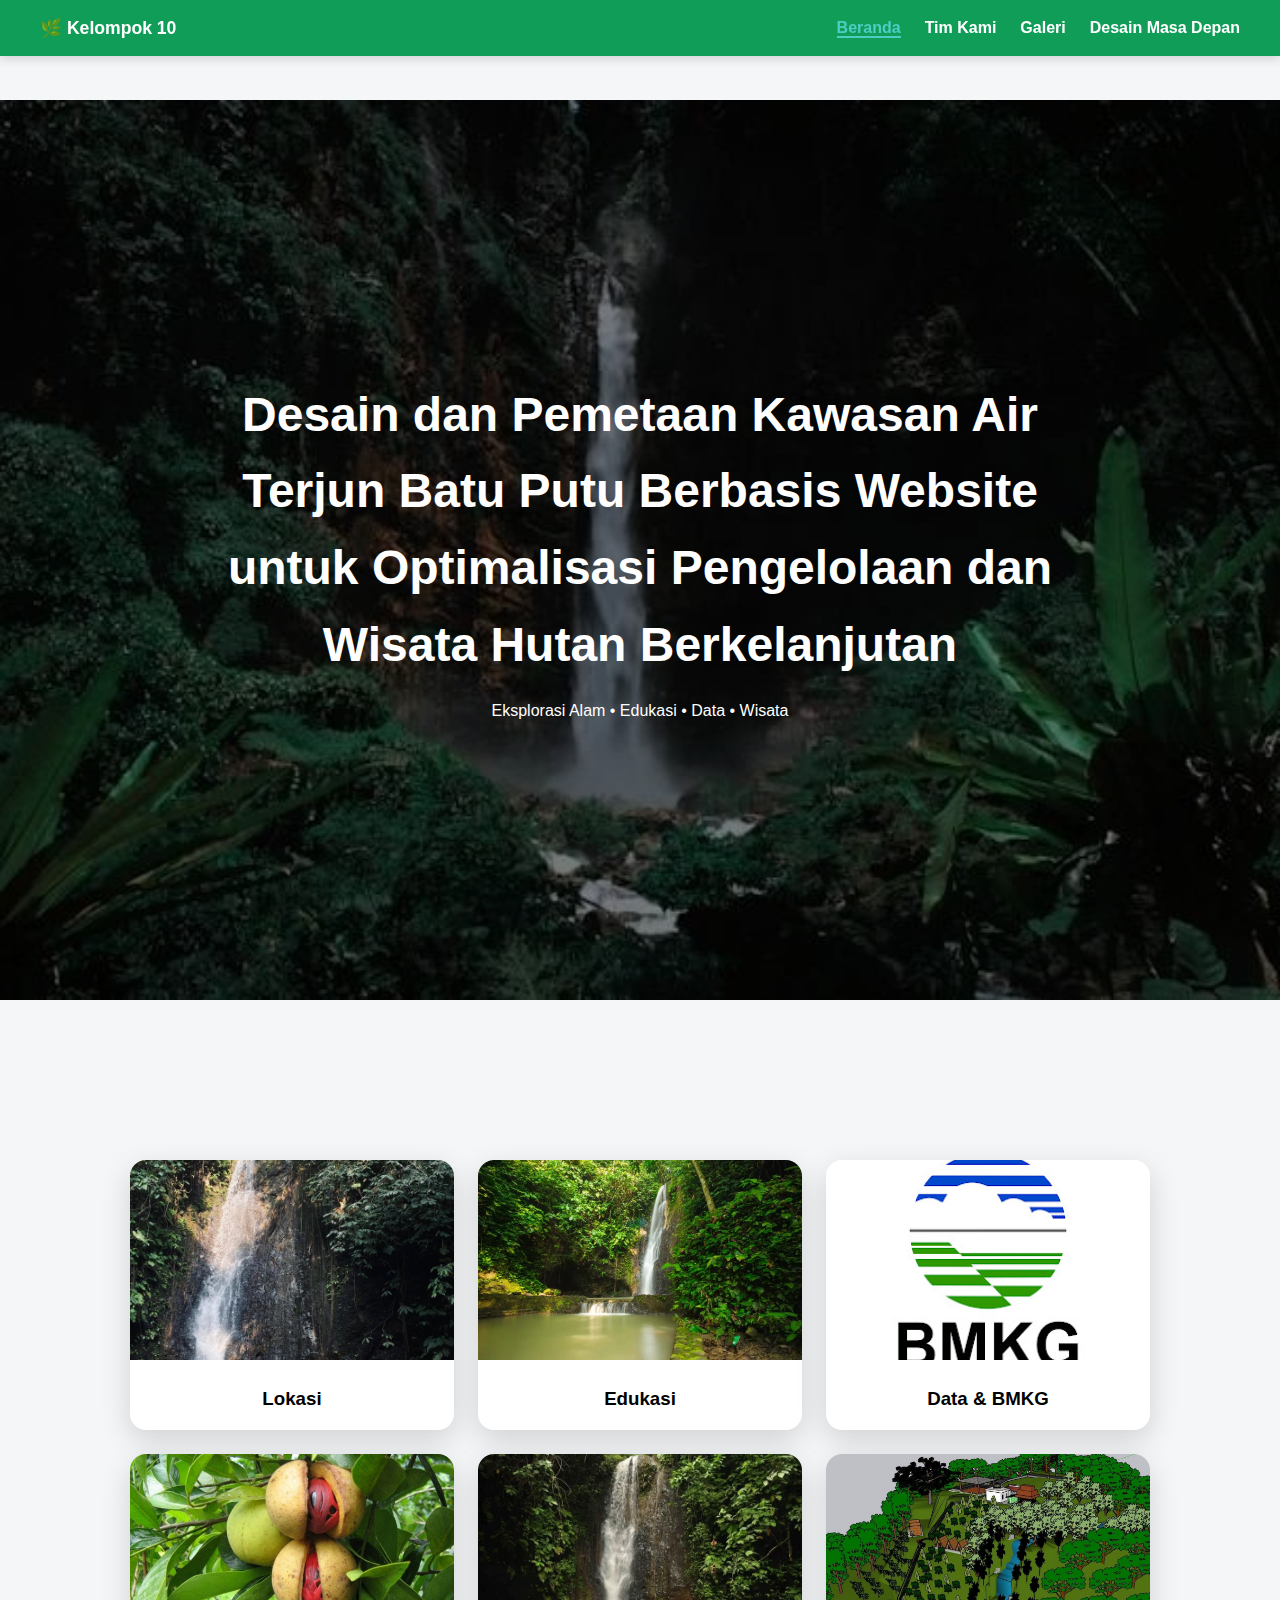
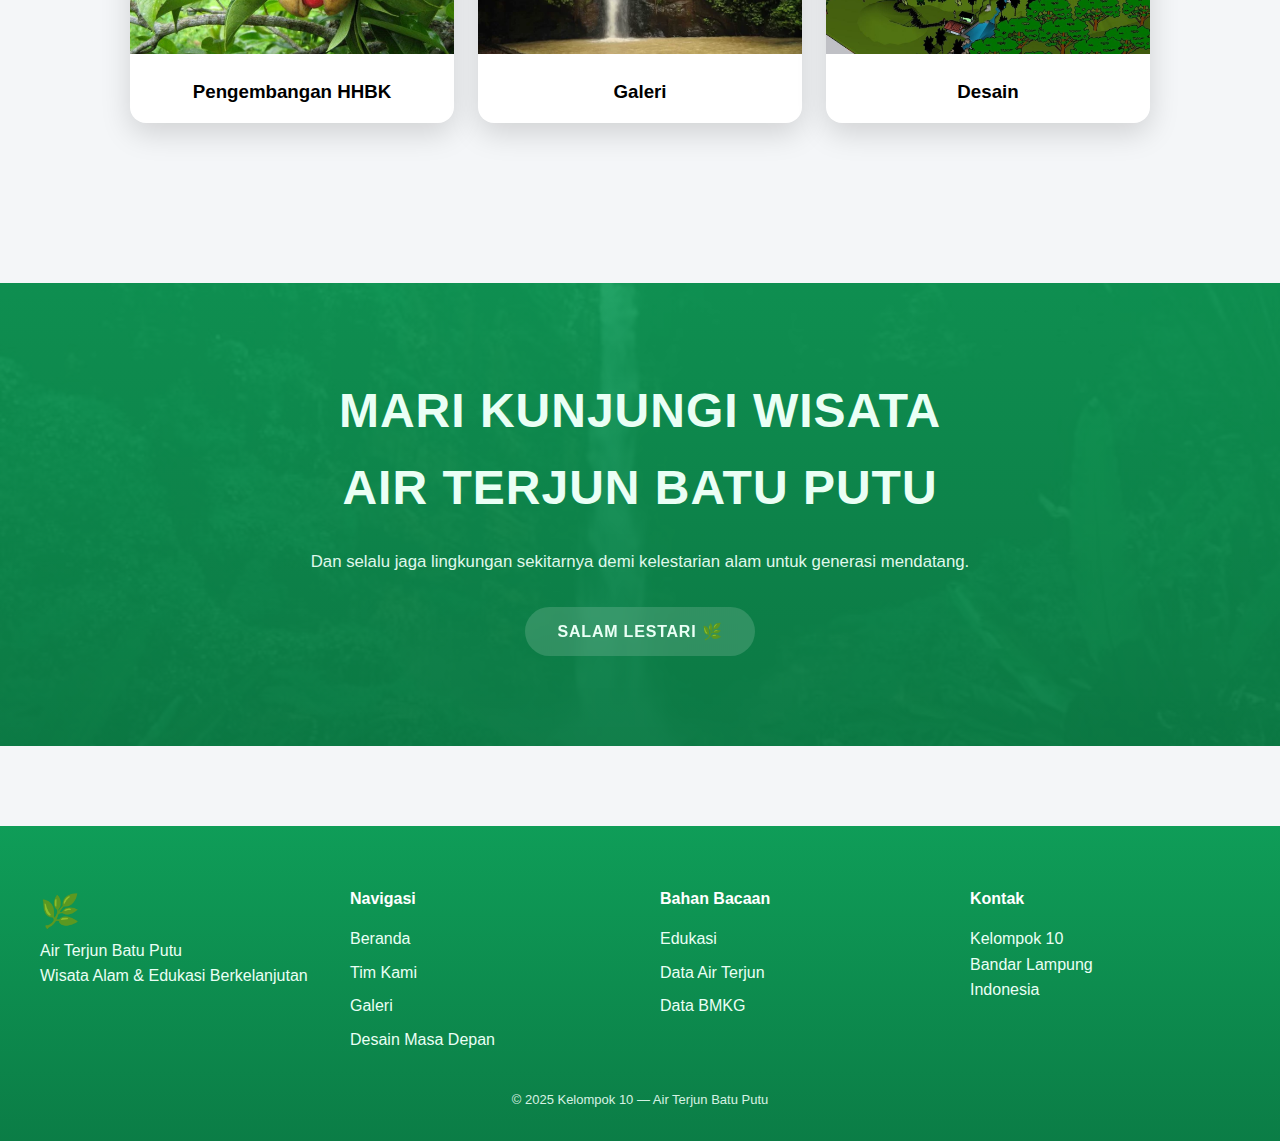
<file: index.html>
<!DOCTYPE html>
<html lang="id">

<head>
  <meta charset="UTF-8" />
  <meta name="viewport" content="width=device-width, initial-scale=1.0" />
  <title>Air Terjun Batu Putu</title>

  <!-- CSS -->
  <link rel="stylesheet" href="style.css" />
</head>

<body>

  <!-- ================= NAVBAR ================= -->
  <nav class="navbar">
    <div class="logo">🌿 Kelompok 10</div>

    <!-- TOGGLE BUTTON (MOBILE) -->
    <button class="toggle-btn" aria-label="Toggle menu">
      ☰
    </button>

    <!-- MENU -->
    <ul class="nav-menu">
      <li><a href="index.html">Beranda</a></li>
      <li><a href="tim.html">Tim Kami</a></li>
      <li><a href="galeri.html">Galeri</a></li>
      <li><a href="desain.html">Desain Masa Depan</a></li>
    </ul>
  </nav>

  <!-- OFFSET UNTUK NAVBAR FIXED -->
  <div class="page">

    <!-- ================= HERO ================= -->
    <header class="hero" style="background-image:url('asset/airterjun.webp')">
      <h1>
        Desain dan Pemetaan Kawasan Air Terjun Batu Putu Berbasis Website untuk Optimalisasi Pengelolaan dan Wisata
        Hutan Berkelanjutan
      </h1>
      <p>Eksplorasi Alam • Edukasi • Data • Wisata</p>
    </header>

    <!-- ================= GRID KONTEN ================= -->
    <section class="grid">
      <a href="lokasi.html" class="card">
        <img src="asset/airterjun.jpeg" alt="Lokasi Air Terjun Batu Putu" />
        <h3>Lokasi</h3>
      </a>

      <a href="edukasi.html" class="card">
        <img src="asset/airterjun2.webp" alt="Edukasi Lingkungan" />
        <h3>Edukasi</h3>
      </a>

      <a href="data.html" class="card">
        <img src="asset/BMKG.jpg" alt="Data BMKG" />
        <h3>Data & BMKG</h3>
      </a>

      <a href="hhbk.html" class="card">
        <img src="asset/pala.jpg" alt="Pengembangan HHBK" />
        <h3>Pengembangan HHBK</h3>
      </a>

      <a href="galeri.html" class="card">
        <img src="asset/airterjun3.webp" alt="Galeri Air Terjun" />
        <h3>Galeri</h3>
      </a>

      <a href="desain.html" class="card">
        <img src="asset/desain.jpg" alt="Desain Masa Depan" />
        <h3>Desain</h3>
      </a>
    </section>
    
    <section class="cta">
      <div class="cta-content fade">
        <h2>
          MARI KUNJUNGI WISATA<br>
          AIR TERJUN BATU PUTU
        </h2>
        <p>
          Dan selalu jaga lingkungan sekitarnya demi kelestarian alam untuk
          generasi mendatang.
        </p>
        <span class="cta-tag">SALAM LESTARI 🌿</span>
      </div>
    </section>
    <!-- ================= FOOTER ================= -->
    <footer class="footer">
      <div class="footer-container">

        <div class="footer-brand">
          <div class="footer-logo">🌿</div>
          <p>
            Air Terjun Batu Putu<br />
            Wisata Alam & Edukasi Berkelanjutan
          </p>
        </div>

        <div class="footer-column">
          <h4>Navigasi</h4>
          <ul>
            <li><a href="index.html">Beranda</a></li>
            <li><a href="tim.html">Tim Kami</a></li>
            <li><a href="galeri.html">Galeri</a></li>
            <li><a href="desain.html">Desain Masa Depan</a></li>
          </ul>
        </div>

        <div class="footer-column">
          <h4>Bahan Bacaan</h4>
          <ul>
            <li><a href="edukasi.html">Edukasi</a></li>
            <li><a href="data.html">Data Air Terjun</a></li>
            <li><a
                href="https://lampung.bmkg.go.id/info/cuaca/Sukadana+Ham+Tanjungkarang+Barat+KOTA+BANDAR+LAMPUNG/18.71.03.1006">Data
                BMKG</a></li>
          </ul>
        </div>

        <div class="footer-column">
          <h4>Kontak</h4>
          <p>Kelompok 10</p>
          <p>Bandar Lampung</p>
          <p>Indonesia</p>
        </div>

      </div>

      <div class="footer-bottom">
        © 2025 Kelompok 10 — Air Terjun Batu Putu
      </div>
    </footer>

  </div>

  <!-- ================= JAVASCRIPT ================= -->
  <script src="script.js"></script>

</body>

</html>
</file>
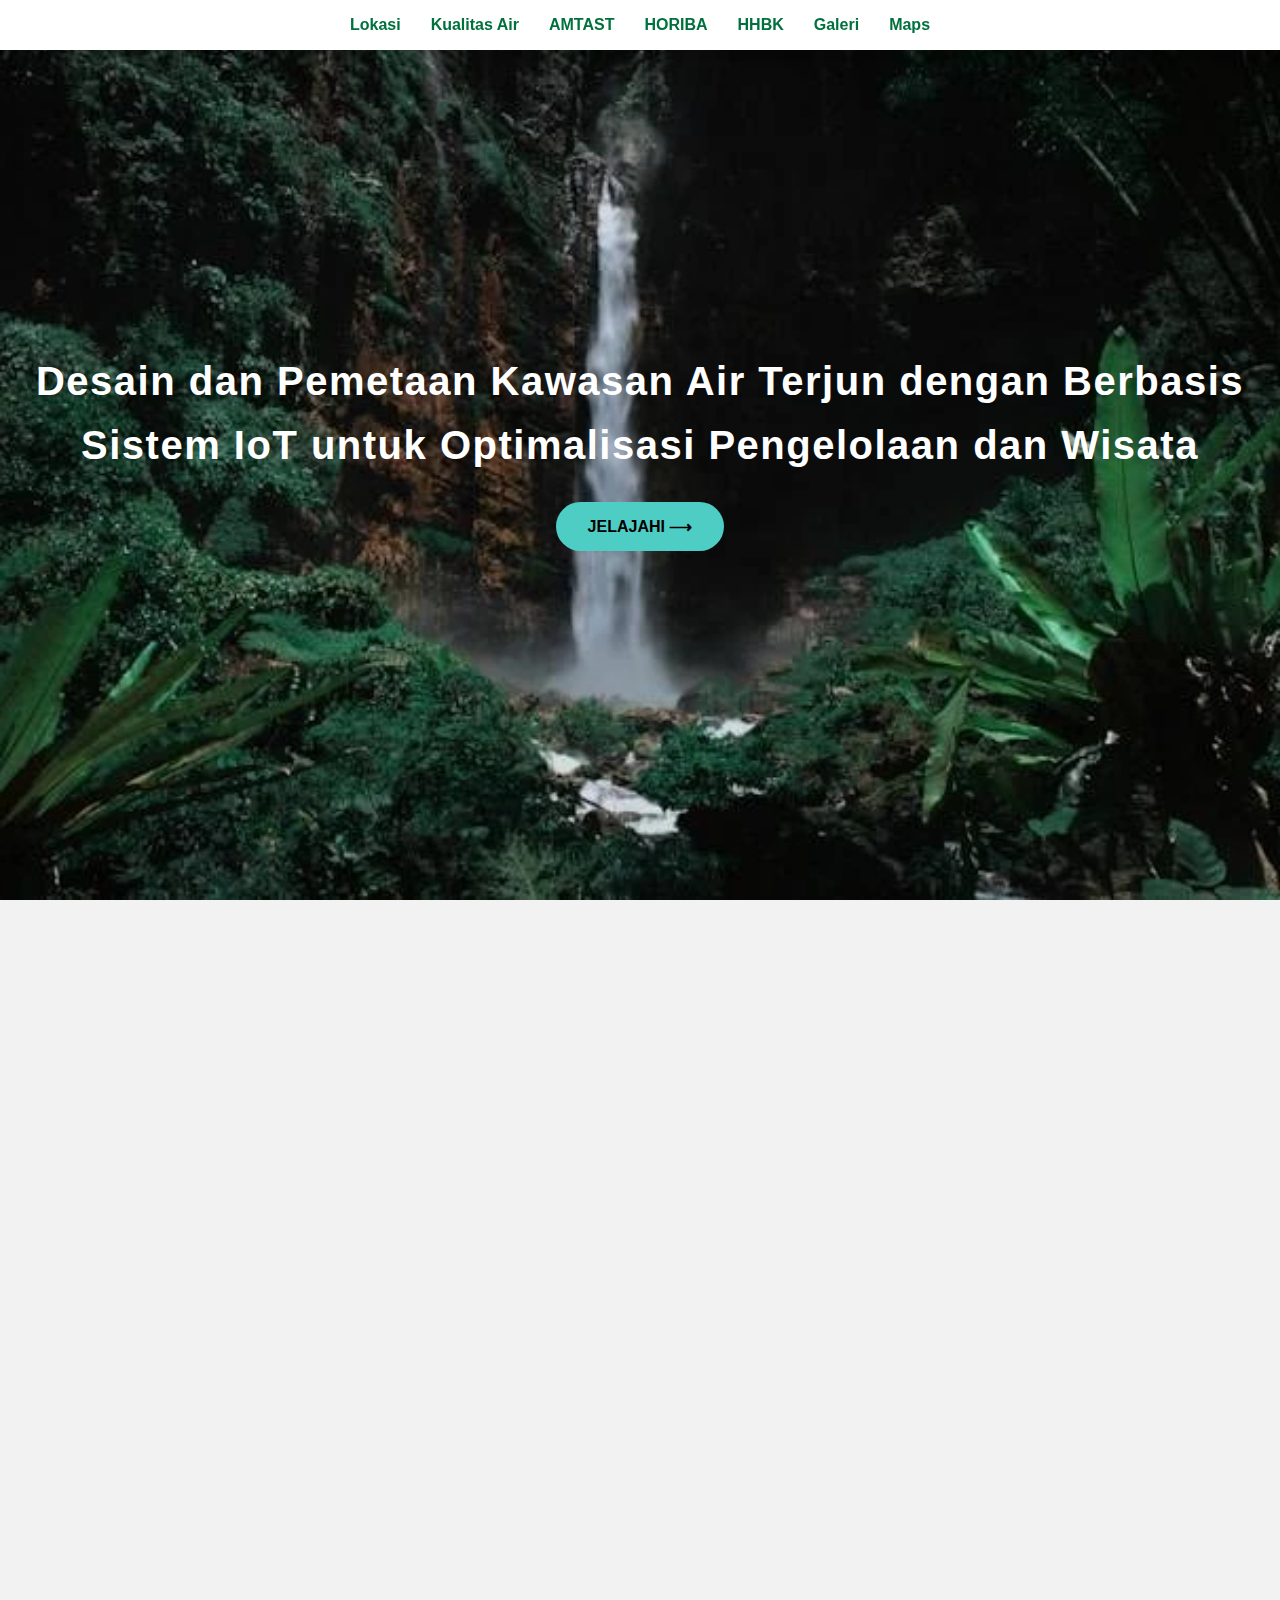
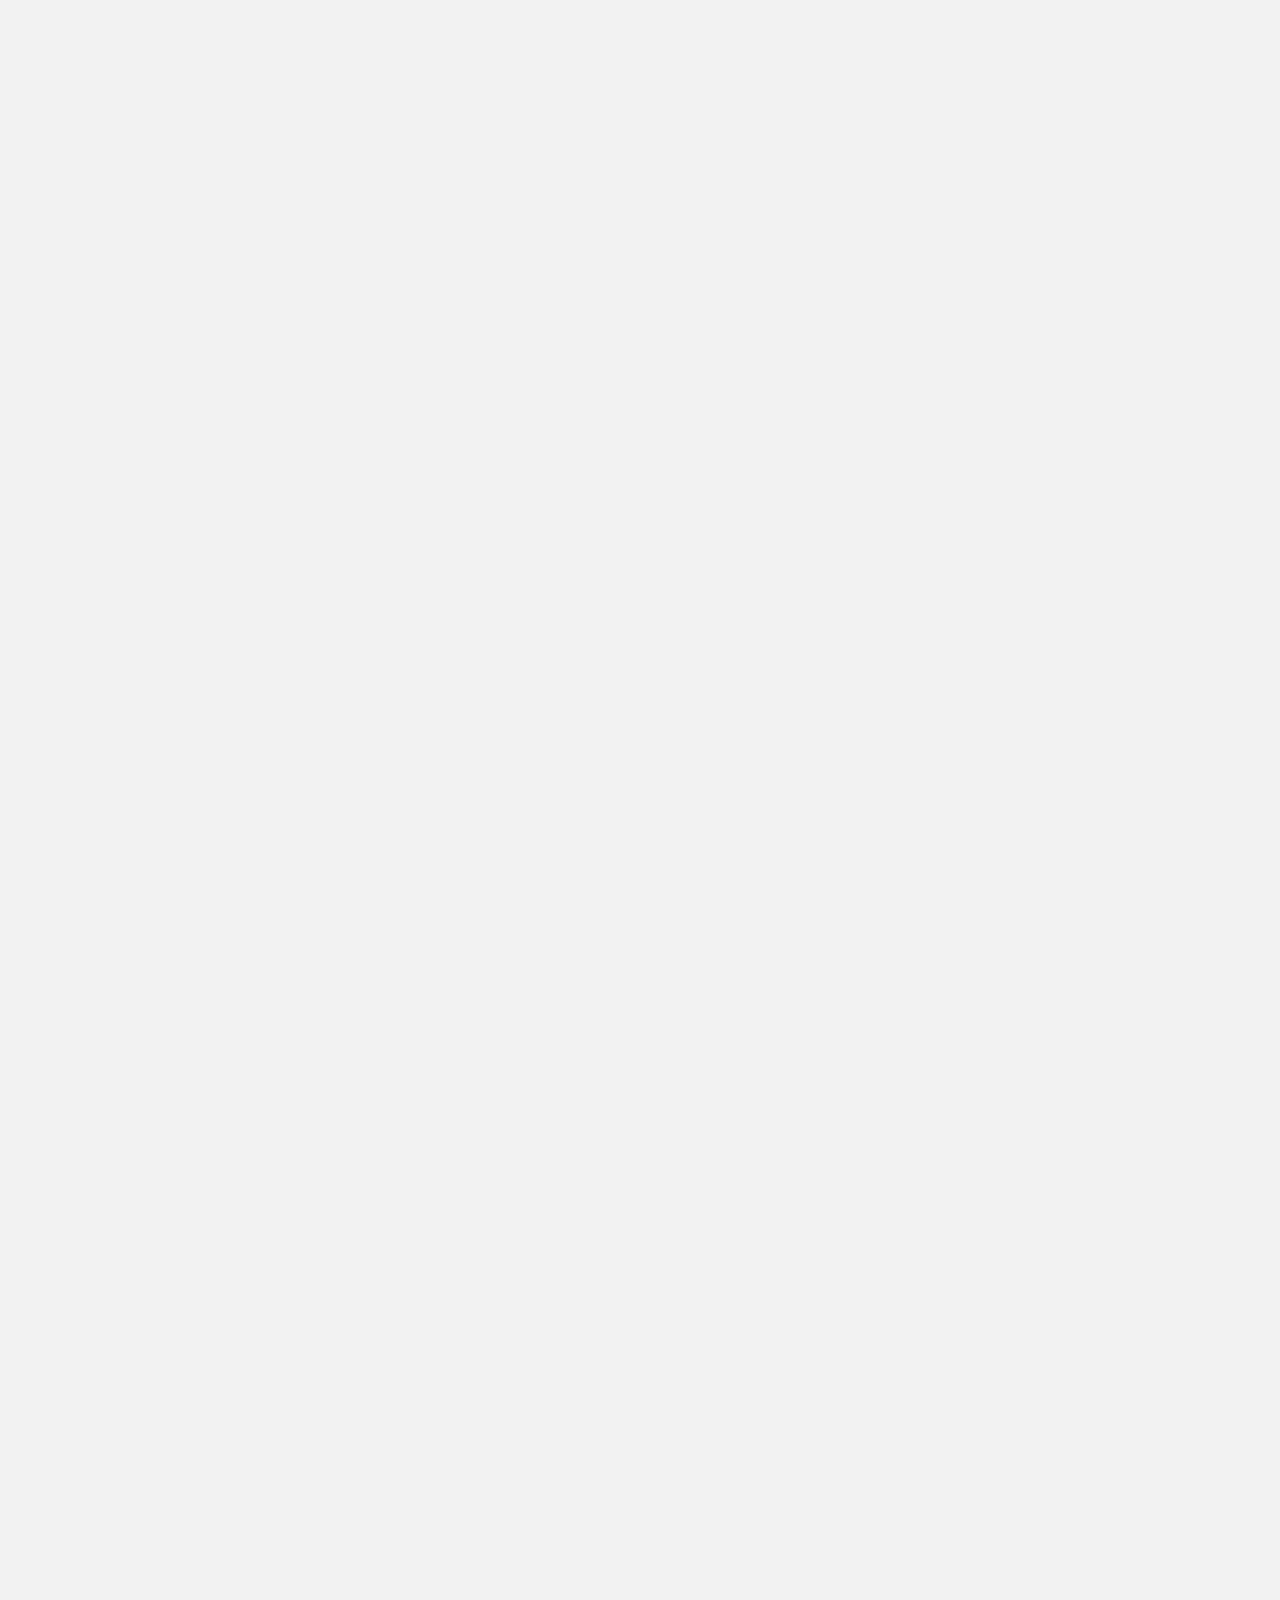
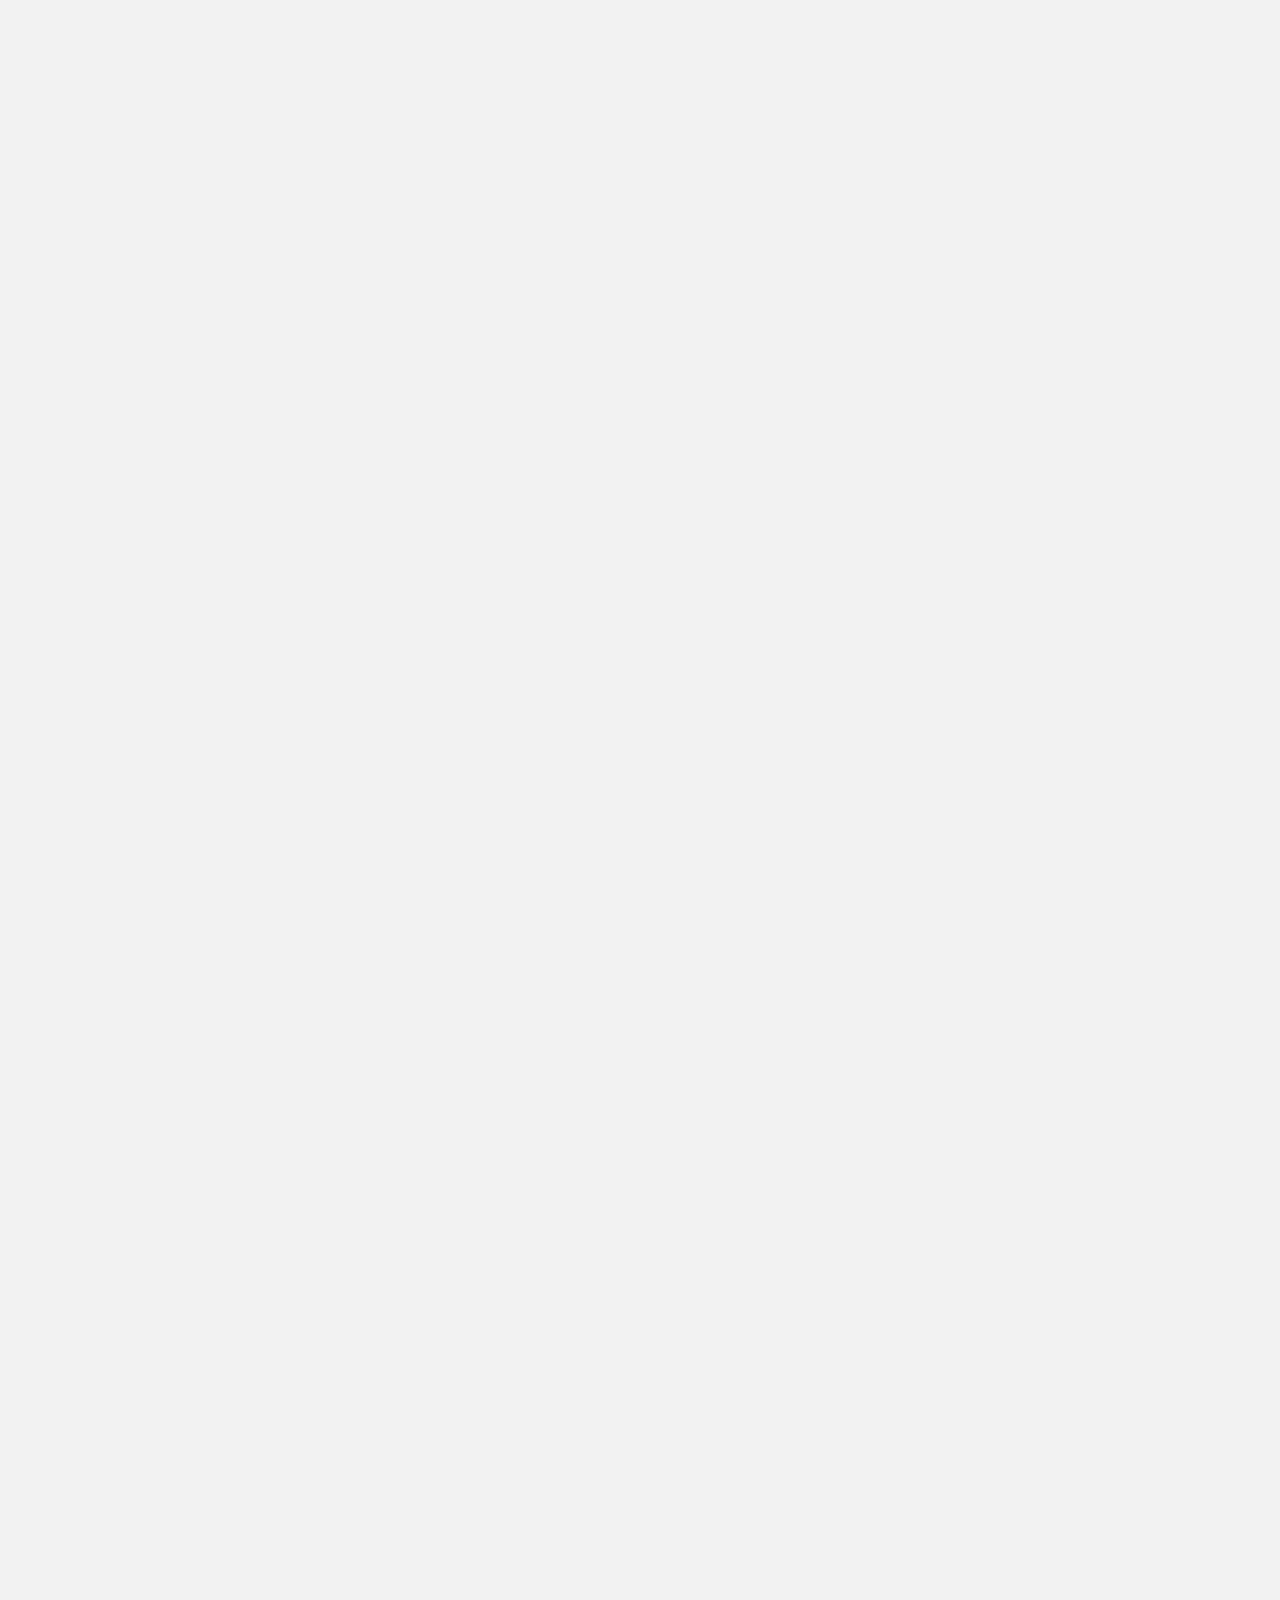
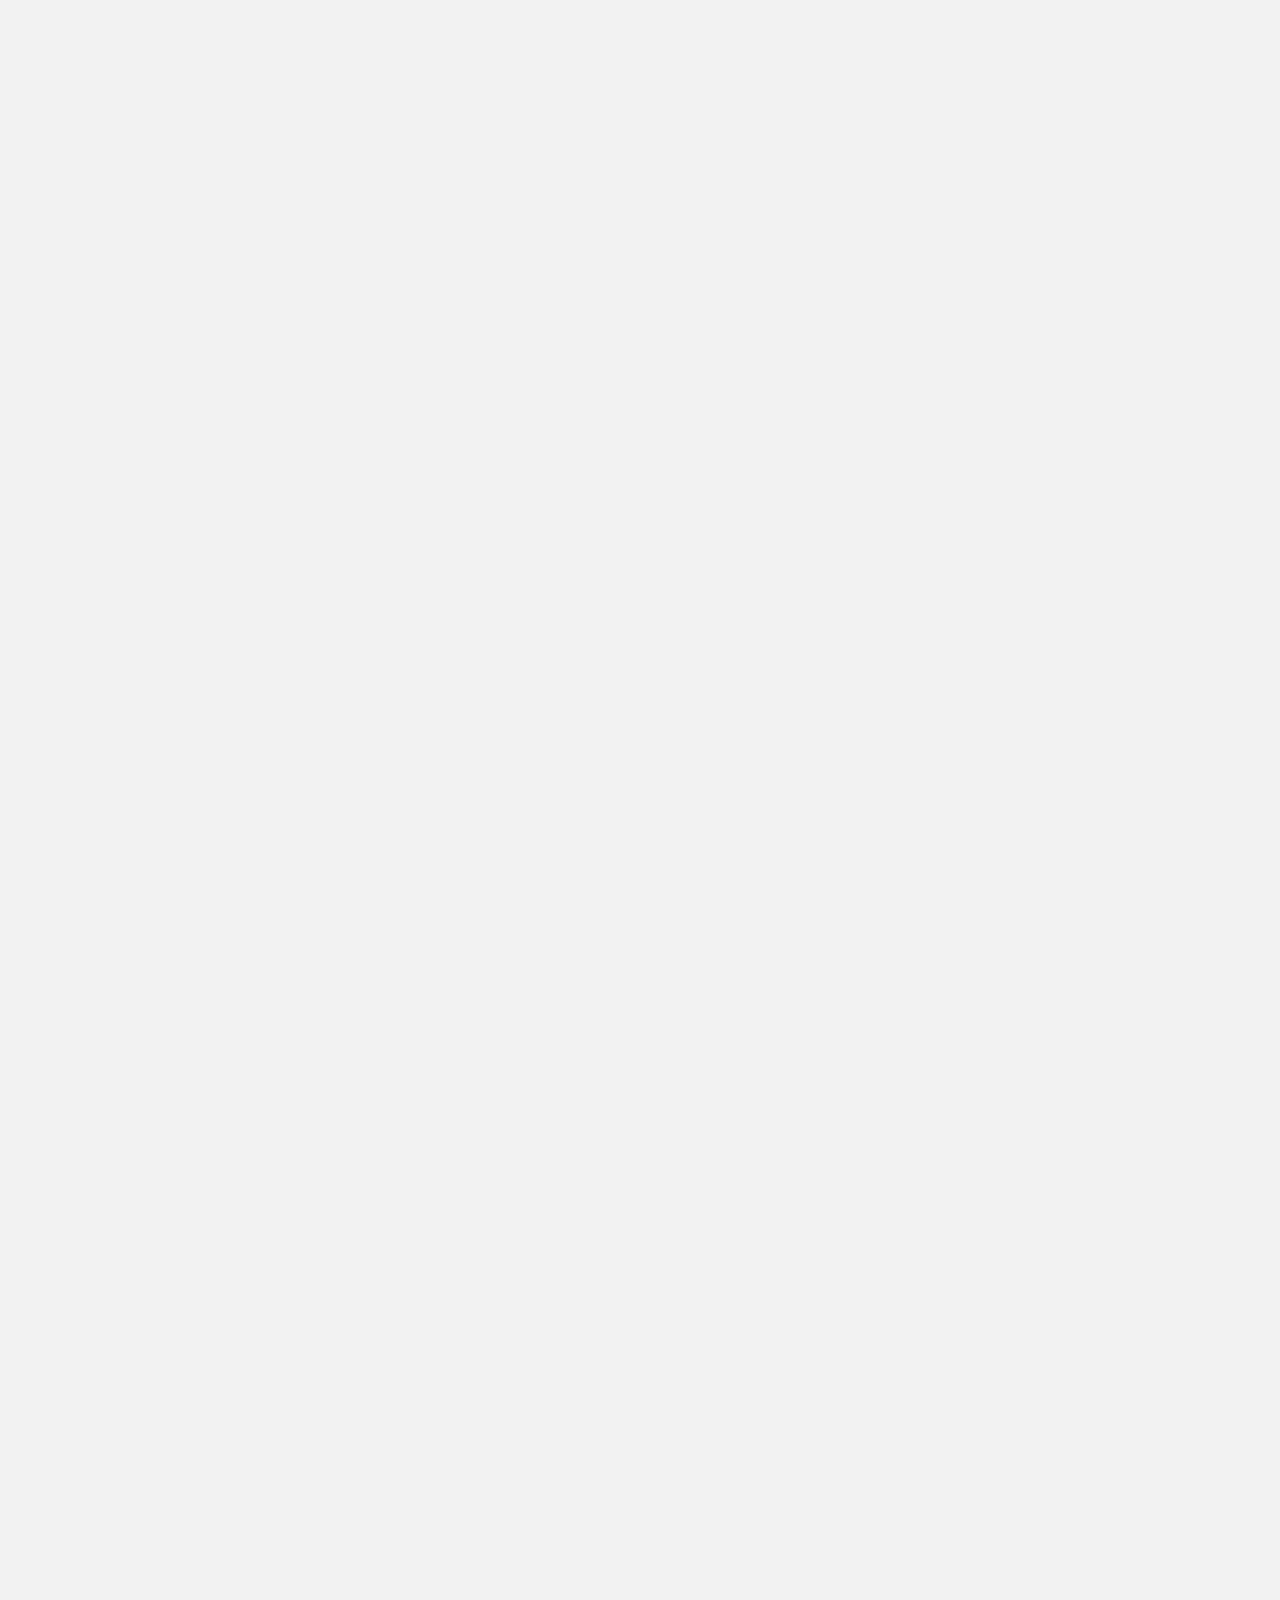
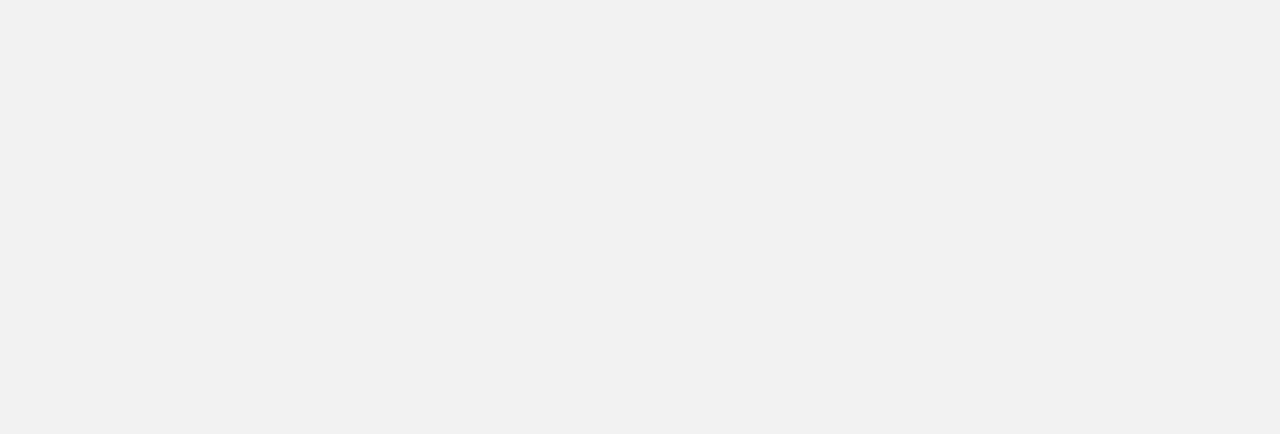
<file: REKHUT/index.html>
<!DOCTYPE html>
<html lang="id">

<head>
    <meta charset="UTF-8">
    <meta name="viewport" content="width=device-width, initial-scale=1.0">
    <title>Air Terjun Batu Putu - Kelompok 10</title>

    <!-- Menghubungkan file CSS eksternal -->
    <link rel="stylesheet" href="style.css">
</head>

<body>

    <!-- ================= NAVBAR ================= -->
    <!-- Bagian navigasi di atas yang tetap mengikut saat digulir -->
    <nav class="navbar">
        <ul>
            <!-- Menu menuju bagian tertentu di halaman -->
            <li><a href="#lokasi">Lokasi</a></li>
            <li><a href="#air">Kualitas Air</a></li>
            <li><a href="#alat1">AMTAST</a></li>
            <li><a href="#alat2">HORIBA</a></li>
            <li><a href="#hhbk">HHBK</a></li>
            <li><a href="#galeri">Galeri</a></li>
            <li><a href="#maps">Maps</a></li>
        </ul>
    </nav>

    <!-- ================= HERO / HEADER ================= -->
    <!-- Bagian paling atas berupa banner besar background gambar -->
    <header class="hero fade">
        <div class="hero-overlay"></div>

        <!-- Judul utama website -->
        <h1>
            Desain dan Pemetaan Kawasan Air Terjun dengan Berbasis Sistem IoT untuk Optimalisasi Pengelolaan dan Wisata
        </h1>

        <!-- Tombol untuk menggulir ke bagian lokasi -->
        <a href="#lokasi" class="btn-jelajah">JELAJAHI ⟶</a>
    </header>

    <!-- ================= BAGIAN 1 : LOKASI ================= -->
    <!-- Kontainer putih yang berisi informasi tentang lokasi -->
    <section id="lokasi" class="content fade">
        <h2>Air Terjun Batu Putu</h2>

        <!-- Gambar utama bagian lokasi -->
        <img src="asset/airterjun.jpeg" class="img-main hover">

        <!-- Teks deskripsi -->
        <p>
            Air Terjun Batu Putu terletak di Desa Batu Putu, Kecamatan Teluk Betung Utara, Kota Bandar Lampung, Lampung.
            Area wisata ini memiliki luas sekitar 15 hektare dan menawarkan pemandangan alam yang mempesona, termasuk
            kolam pemandian dan sungai di bawah air terjun. Aksesnya mudah dicapai dari pusat kota dengan waktu tempuh
            sekitar 15-45 menit, tergantung titik keberangkatan. Pengelolaannya berada di bawah Pemkot Bandar Lampung
            dan tidak ada biaya masuk, sehingga menjadi destinasi alam yang terjangkau dan menyegarkan bagi wisatawan.
        </p>
    </section>

    <!-- ================= MAPS ================= -->
    <!-- Bagian embed Google Maps -->
    <section id="maps" class="content fade">
        <h2>Lokasi Google Maps</h2>

        <!-- Peta lokasi -->
        <iframe width="100%" height="400" style="border-radius:12px;border:none"
            src="https://www.google.com/maps?q=Air+Terjun+Batu+Putu&output=embed"></iframe>
    </section>

    <!-- ================= BAGIAN 2 : KUALITAS AIR ================= -->
    <section id="air" class="content fade">
        <h2>Pemantauan Kualitas Air</h2>

        <!-- Gambar bagian kualitas air -->
        <img src="asset/airterjun2.webp" class="img-main hover">

        <p>
            Pemantauan kualitas air di Air Terjun Batu Putu dilakukan dengan mengukur parameter penting seperti pH, suhu,
            dan kelembapan air. Penggunaan alat pH meter secara rutin membantu mengontrol keseimbangan keasaman air
            untuk menjaga ekosistem tetap sehat. Suhu air dicatat untuk mendukung habitat biota air dan menjaga
            kenyamanan pengunjung. Kelembapan juga diperhatikan karena mempengaruhi kondisi mikroklimat di sekitar air
            terjun. Pengendalian kualitas air ini penting untuk memastikan kelestarian lingkungan dan keamanan
            pengunjung.
        </p>
    </section>

    <!-- ================= BAGIAN 3 : AMTAST ================= -->
    <section id="alat1" class="content fade">
        <h2>AMTAST AMT-03R</h2>

        <img src="asset/amtast.jpg" class="img-main hover">

        <p>
            AMTAST AMT-03R adalah alat ukur kualitas air yang dapat mengukur banyak parameter sekaligus seperti pH,
            ORP, suhu, TDS, dan salinitas. Alat ini sering digunakan pada penelitian air, industri, hingga pengolahan air.
        </p>

        <h3>Cara Penggunaan:</h3>
        <ul>
            <li>Kalibrasi alat menggunakan cairan standar.</li>
            <li>Celupkan probe ke air yang diuji.</li>
            <li>Tunggu hasil stabil dan baca di layar.</li>
            <li>Bersihkan probe setelah selesai.</li>
        </ul>
    </section>

    <!-- ================= BAGIAN 4 : HORIBA ================= -->
    <section id="alat2" class="content fade">
        <h2>Horiba U-53-2</h2>

        <img src="asset/horiba.png" class="img-main hover">

        <p>
            Horiba U-53-2 adalah alat pengukur kualitas air profesional yang dapat mengukur pH, suhu, oksigen terlarut,
            dan konduktivitas. Alat ini sangat akurat dan cocok digunakan di lapangan.
        </p>

        <h3>Cara Penggunaan:</h3>
        <ul>
            <li>Buka dan bilas elektroda sebelum digunakan.</li>
            <li>Kalibrasi alat menggunakan larutan buffer.</li>
            <li>Celupkan sensor ke air dan baca hasilnya.</li>
            <li>Bersihkan alat setelah selesai.</li>
        </ul>
    </section>

    <!-- ================= BAGIAN 5 : HHBK ================= -->
    <section id="hhbk" class="content fade">
        <h2>HHBK</h2>

        <p>
            HHBK (Hasil Hutan Bukan Kayu) adalah hasil hutan selain kayu, seperti rotan, damar, madu, hingga buah-buahan
            hutan. Di Batu Putu, dua HHBK utama adalah buah pala dan kemiri.
        </p>

        <h3>Buah Pala</h3>
        <img src="asset/pala.jpg" class="img-small hover">

        <p>
            Buah pala dapat diolah menjadi slay pala dan produk lainnya yang mendukung ekonomi lokal.
        </p>

        <h3>Buah Kemiri</h3>
        <img src="asset/kemiri.jpg" class="img-small hover">

        <p>
            Kemiri banyak diolah menjadi minyak kemiri untuk perawatan rambut dan kulit. Ampasnya dapat dijadikan bahan
            biopelet sebagai bahan bakar ramah lingkungan.
        </p>
    </section>

    <!-- ================= GALERI ================= -->
    <section id="galeri" class="content fade">
        <h2>Galeri</h2>

        <!-- Grid galeri foto -->
        <div class="gallery-container">
            <img src="asset/airterjun3.webp" class="galeri-img hover">
            <img src="asset/airterjun.jpeg" class="galeri-img hover">
            <img src="asset/amtast.jpg" class="galeri-img hover">
            <img src="asset/horiba2.png" class="galeri-img hover">
            <img src="asset/kemiri.jpg" class="galeri-img hover">
            <img src="asset/pala.jpg" class="galeri-img hover">
        </div>
    </section>

    <!-- ================= FOOTER ================= -->
    <footer class="footer fade">
        <h2>KELOMPOK 10</h2>

        <!-- Nama anggota kelompok -->
        <p class="nama-kelompok">
            Nabilla Wilantika P. - 122420002 <br>
            Cecilia P. Simangunsong - 122420053 <br>
            Desrina Kristin Sitohang - 122420073 <br>
            Dwi Cesya Simatupang - 122420099 <br>
            Vina Destiana R. - 122420109
        </p>

        <!-- Informasi copyright -->
        <p class="copyright">
            &copy; 2025 Kelompok 10. Hak Cipta Dilindungi.
        </p>
    </footer>

    <!-- File JavaScript yang mengatur animasi scroll -->
    <script src="script.js"></script>
</body>
</html>
</file>
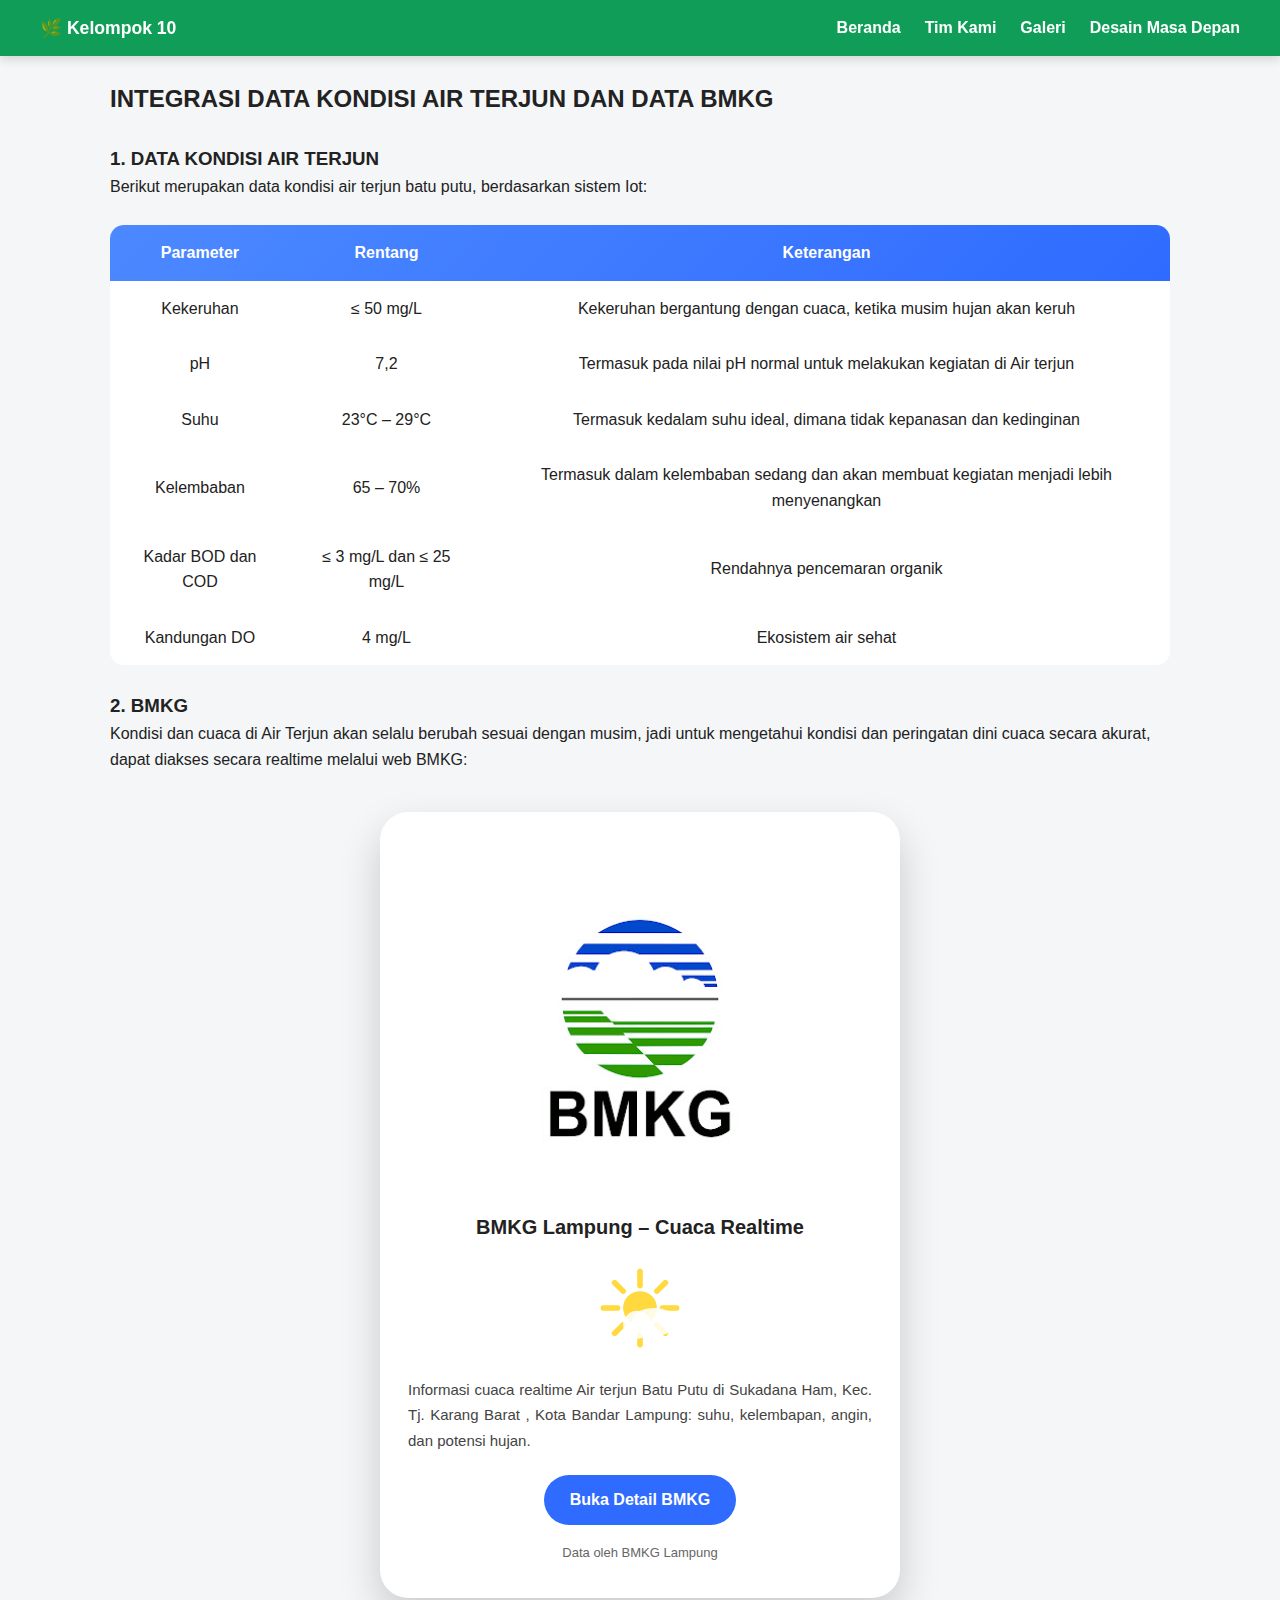
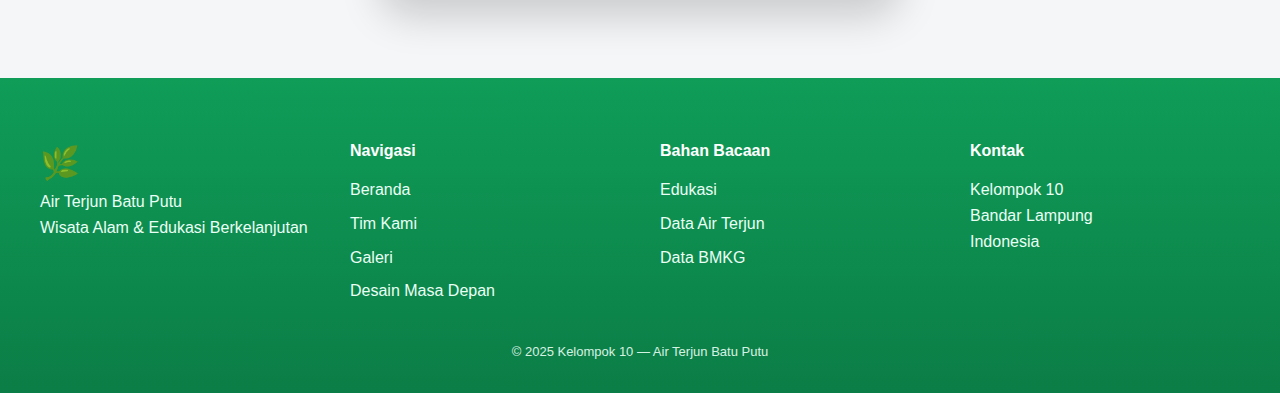
<file: data.html>
<!DOCTYPE html>
<html lang="id">

<head>
    <meta charset="UTF-8" />
    <meta name="viewport" content="width=device-width, initial-scale=1.0" />
    <title>DATA KONDISI AIR TERJUN </title>
    <link rel="stylesheet" href="style.css" />
</head>

<body>

    <!-- ================= NAVBAR ================= -->
      <nav class="navbar">
        <div class="logo">🌿 Kelompok 10</div>

        <!-- TOGGLE BUTTON (MOBILE) -->
        <button class="toggle-btn" aria-label="Toggle menu">
          ☰
        </button>

        <!-- MENU -->
        <ul class="nav-menu">
          <li><a href="index.html" class="active">Beranda</a></li>
          <li><a href="tim.html">Tim Kami</a></li>
          <li><a href="galeri.html">Galeri</a></li>
          <li><a href="desain.html">Desain Masa Depan</a></li>
        </ul>
      </nav>
    <!-- ================= DATA dan BMKG ================= -->
    <!-- ================= TABEL 3×7 ================= -->
    <section class="content">
        <h2>INTEGRASI DATA KONDISI AIR TERJUN DAN DATA BMKG</h2>
        <br>
        <h3>1. DATA KONDISI AIR TERJUN</h3>
        <p>Berikut merupakan data kondisi air terjun batu putu, berdasarkan sistem Iot:</p>
        <br>
        <div class="table-wrap">
            <div class="scroll">
                <table>
                    <thead>
                        <tr>
                            <th>Parameter</th>
                            <th>Rentang</th>
                            <th>Keterangan</th>
                        </tr>
                    </thead>

                    <tbody>
                        <tr>
                            <td>Kekeruhan</td>
                            <td>≤ 50 mg/L</td>
                            <td>Kekeruhan bergantung dengan cuaca, ketika musim hujan akan keruh</td>
                        </tr>

                        <tr>
                            <td>pH</td>
                            <td>7,2</td>
                            <td>Termasuk pada nilai pH normal untuk melakukan kegiatan di Air terjun</td>
                        </tr>

                        <tr>
                            <td>Suhu</td>
                            <td>23°C – 29°C</td>
                            <td>Termasuk kedalam suhu ideal, dimana tidak kepanasan dan kedinginan</td>
                        </tr>

                        <tr>
                            <td>Kelembaban</td>
                            <td>65 – 70%</td>
                            <td>Termasuk dalam kelembaban sedang dan akan membuat kegiatan menjadi lebih menyenangkan
                            </td>
                        </tr>

                        <tr>
                            <td>Kadar BOD dan COD</td>
                            <td>≤ 3 mg/L dan ≤ 25 mg/L</td>
                            <td>Rendahnya pencemaran organik</td>
                        </tr>

                        <tr>
                            <td>Kandungan DO</td>
                            <td>4 mg/L</td>
                            <td>Ekosistem air sehat</td>
                        </tr>
                    </tbody>
                </table>

            </div>
        </div>
        <br>
        <h3>2. BMKG</h3>
        <p>Kondisi dan cuaca di Air Terjun akan selalu berubah sesuai dengan musim, jadi untuk mengetahui kondisi dan
            peringatan dini cuaca secara akurat, dapat diakses secara realtime melalui web BMKG:</p>
        <div class="bmkg-card">
            <div class="bmkg-header">
                <img src="asset/BMKG.jpg" class="bmkg-logo">
                <h3>BMKG Lampung – Cuaca Realtime</h3>
            </div>

            <!-- ICON CUACA ANIMASI -->
            <div class="weather-icon">
                <svg width="90" height="90" viewBox="0 0 64 64" class="sun-cloud">
                    <g class="sun">
                        <circle cx="32" cy="32" r="12" fill="#FFD93D" />
                        <g stroke="#FFD93D" stroke-width="4" stroke-linecap="round">
                            <line x1="32" y1="6" x2="32" y2="16" />
                            <line x1="32" y1="48" x2="32" y2="58" />
                            <line x1="6" y1="32" x2="16" y2="32" />
                            <line x1="48" y1="32" x2="58" y2="32" />
                            <line x1="14" y1="14" x2="20" y2="20" />
                            <line x1="44" y1="44" x2="50" y2="50" />
                            <line x1="14" y1="50" x2="20" y2="44" />
                            <line x1="44" y1="20" x2="50" y2="14" />
                        </g>
                    </g>

                    <g class="cloud">
                        <ellipse cx="42" cy="42" rx="16" ry="10" fill="#ffffffdd" />
                        <circle cx="30" cy="44" r="10" fill="#ffffffdd" />
                    </g>
                </svg>
            </div>



            <p class="bmkg-desc">
                Informasi cuaca realtime Air terjun Batu Putu di Sukadana Ham, Kec. Tj. Karang Barat , Kota Bandar
                Lampung: suhu, kelembapan, angin, dan potensi hujan.
            </p>
            <a href="https://lampung.bmkg.go.id/info/cuaca/Sukadana+Ham+Tanjungkarang+Barat+KOTA+BANDAR+LAMPUNG/18.71.03.1006"
                target="_blank" class="bmkg-btn">
                Buka Detail BMKG
            </a>

            <p class="bmkg-footer">Data oleh BMKG Lampung</p>
        </div>
    </section>
        <!-- ================= FOOTER ================= -->
        <footer class="footer">
          <div class="footer-container">

            <div class="footer-brand">
              <div class="footer-logo">🌿</div>
              <p>
                Air Terjun Batu Putu<br />
                Wisata Alam & Edukasi Berkelanjutan
              </p>
            </div>

            <div class="footer-column">
              <h4>Navigasi</h4>
              <ul>
                <li><a href="index.html">Beranda</a></li>
                <li><a href="tim.html">Tim Kami</a></li>
                <li><a href="galeri.html">Galeri</a></li>
                <li><a href="desain.html">Desain Masa Depan</a></li>
              </ul>
            </div>

            <div class="footer-column">
              <h4>Bahan Bacaan</h4>
              <ul>
                <li><a href="edukasi.html">Edukasi</a></li>
                <li><a href="data.html">Data Air Terjun</a></li>
                <li><a href="https://lampung.bmkg.go.id/info/cuaca/Sukadana+Ham+Tanjungkarang+Barat+KOTA+BANDAR+LAMPUNG/18.71.03.1006">Data BMKG</a></li>
              </ul>
            </div>

            <div class="footer-column">
              <h4>Kontak</h4>
              <p>Kelompok 10</p>
              <p>Bandar Lampung</p>
              <p>Indonesia</p>
            </div>

          </div>

          <div class="footer-bottom">
            © 2025 Kelompok 10 — Air Terjun Batu Putu
          </div>
        </footer>

      </div>

      <!-- ================= JAVASCRIPT ================= -->
      <script src="script.js"></script>

    </body>
    </html>
</file>
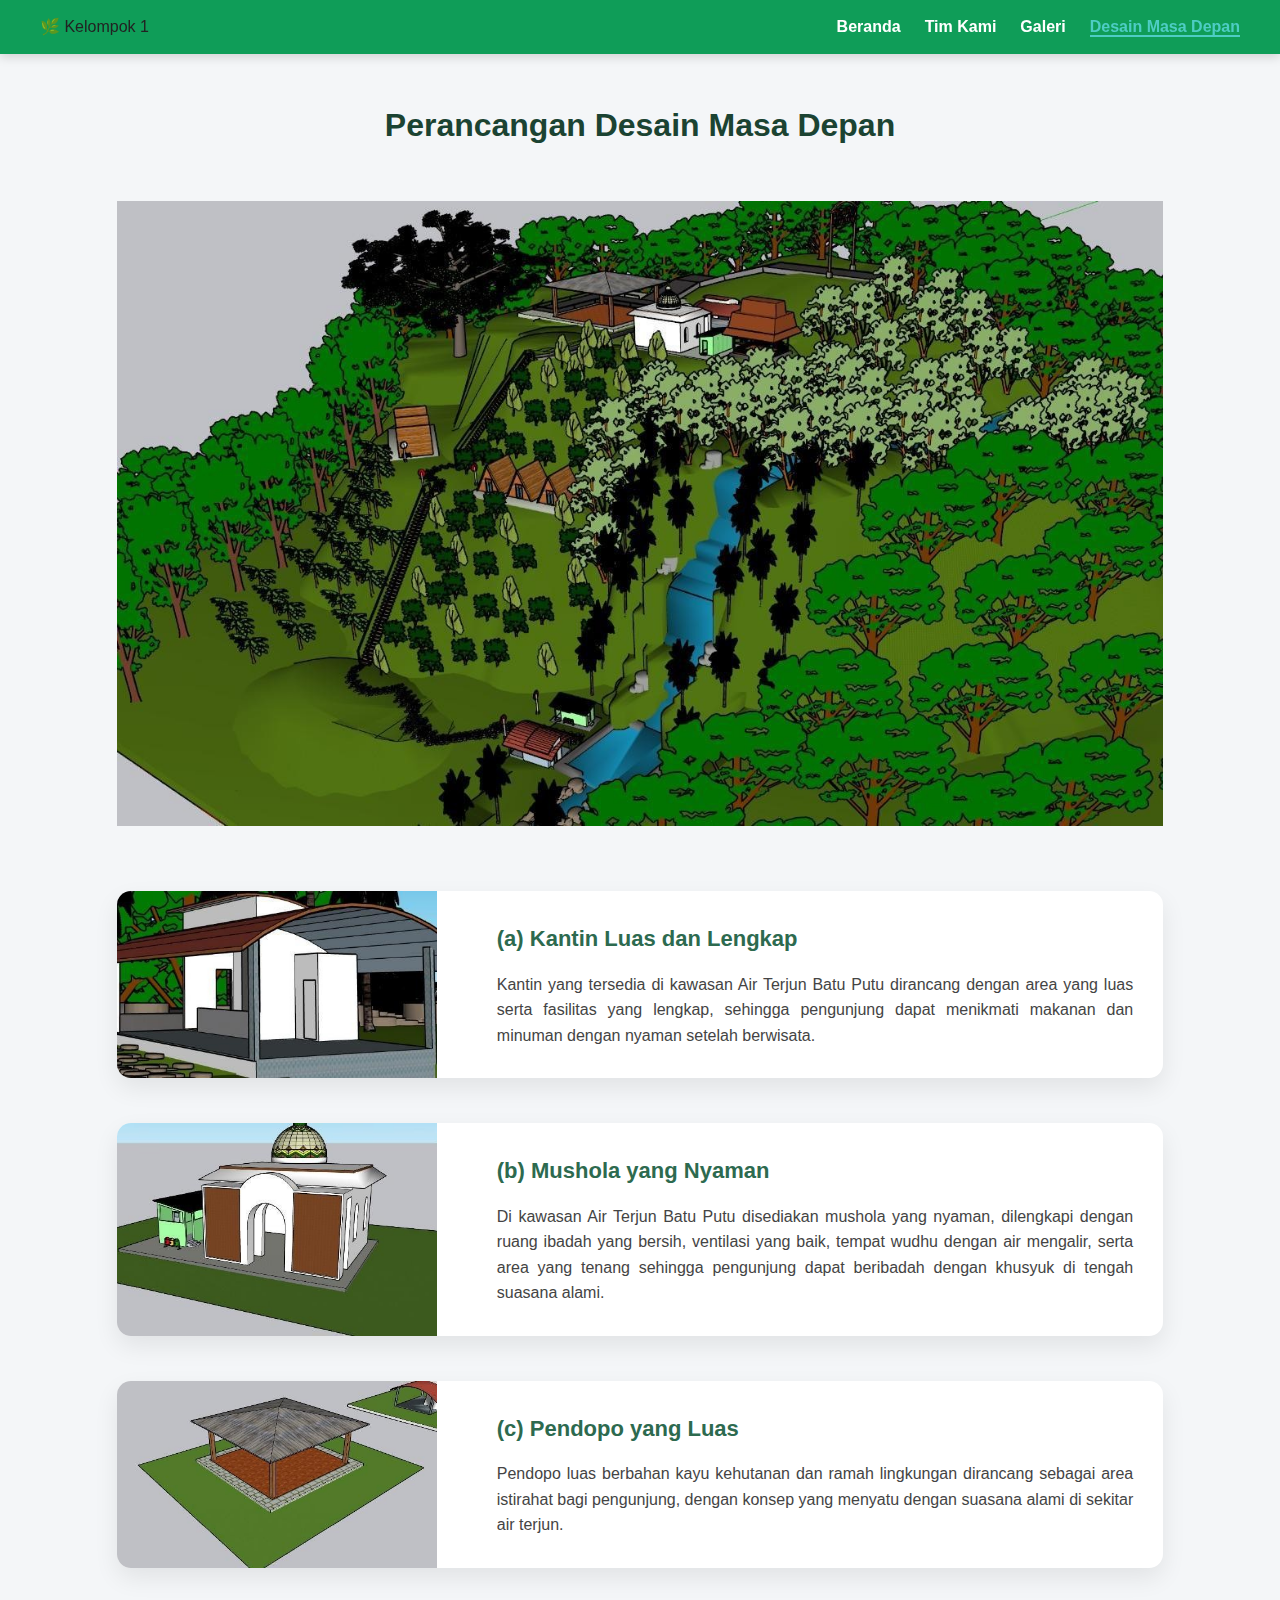
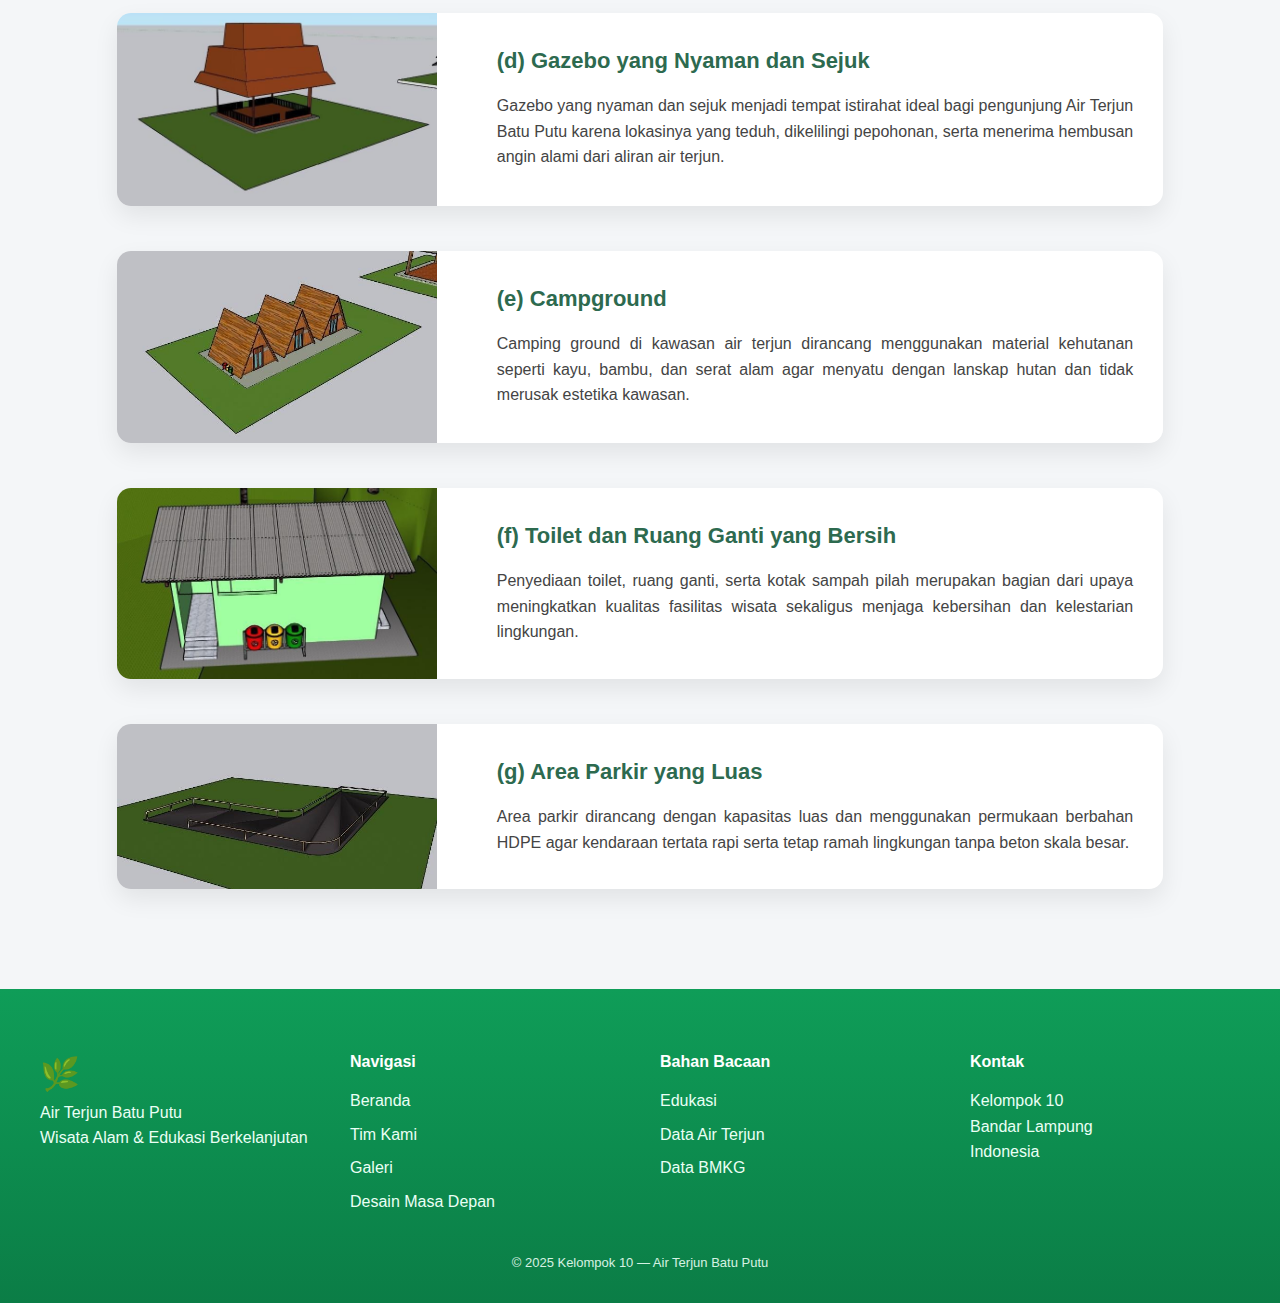
<file: desain.html>
<!DOCTYPE html>
<html lang="id">

<head>
  <meta charset="UTF-8" />
  <meta name="viewport" content="width=device-width, initial-scale=1.0" />
  <title>Perancangan Desain Masa Depan | Batu Putu</title>
  <link rel="stylesheet" href="desain.css" />

</head>

<body>

  <!-- ================= NAVBAR ================= -->
  <nav class="navbar">
    <div class="logo">🌿 Kelompok 1</div>

    <!-- TOGGLE BUTTON (MOBILE) -->
    <button class="toggle-btn" aria-label="Toggle menu">
      ☰
    </button>

    <!-- MENU -->
    <ul class="nav-menu">
      <li><a href="index.html" class="active">Beranda</a></li>
      <li><a href="tim.html">Tim Kami</a></li>
      <li><a href="galeri.html">Galeri</a></li>
      <li><a href="desain.html">Desain Masa Depan</a></li>
    </ul>
  </nav>

  <!-- OFFSET UNTUK NAVBAR FIXED -->
  <div class="page">

    <!-- CONTENT -->
    <section class="content">
      <h1>Perancangan Desain Masa Depan</h1>
      <img src="asset/desain.jpg" class="img-centera">
      <br>

      <!-- A -->
      <div class="content-item">
        <div class="content-image">
          <img src="asset/kantin.jpg" alt="Desain Kantin Air Terjun Batu Putu">
        </div>
        <div class="content-text">
          <h3>(a) Kantin Luas dan Lengkap</h3>
          <p>
            Kantin yang tersedia di kawasan Air Terjun Batu Putu dirancang dengan
            area yang luas serta fasilitas yang lengkap, sehingga pengunjung dapat
            menikmati makanan dan minuman dengan nyaman setelah berwisata.
          </p>
        </div>
      </div>

      <!-- B -->
      <div class="content-item">
        <div class="content-image">
          <img src="asset/mushola.jpg" alt="Mushola Air Terjun Batu Putu">
        </div>
        <div class="content-text">
          <h3>(b) Mushola yang Nyaman</h3>
          <p>
            Di kawasan Air Terjun Batu Putu disediakan mushola yang nyaman,
            dilengkapi dengan ruang ibadah yang bersih, ventilasi yang baik,
            tempat wudhu dengan air mengalir, serta area yang tenang sehingga
            pengunjung dapat beribadah dengan khusyuk di tengah suasana alami.
          </p>
        </div>
      </div>

      <!-- C -->
      <div class="content-item">
        <div class="content-image">
          <img src="asset/pendopo.jpg" alt="Pendopo Air Terjun Batu Putu">
        </div>
        <div class="content-text">
          <h3>(c) Pendopo yang Luas</h3>
          <p>
            Pendopo luas berbahan kayu kehutanan dan ramah lingkungan dirancang
            sebagai area istirahat bagi pengunjung, dengan konsep yang menyatu
            dengan suasana alami di sekitar air terjun.
          </p>
        </div>
      </div>

      <!-- D -->
      <div class="content-item">
        <div class="content-image">
          <img src="asset/gazebo.jpg" alt="Gazebo Air Terjun Batu Putu">
        </div>
        <div class="content-text">
          <h3>(d) Gazebo yang Nyaman dan Sejuk</h3>
          <p>
            Gazebo yang nyaman dan sejuk menjadi tempat istirahat ideal bagi
            pengunjung Air Terjun Batu Putu karena lokasinya yang teduh,
            dikelilingi pepohonan, serta menerima hembusan angin alami dari
            aliran air terjun.
          </p>
        </div>
      </div>

      <!-- E -->
      <div class="content-item">
        <div class="content-image">
          <img src="asset/camp.jpg" alt="Campground Air Terjun Batu Putu">
        </div>
        <div class="content-text">
          <h3>(e) Campground</h3>
          <p>
            Camping ground di kawasan air terjun dirancang menggunakan material
            kehutanan seperti kayu, bambu, dan serat alam agar menyatu dengan
            lanskap hutan dan tidak merusak estetika kawasan.
          </p>
        </div>
      </div>

      <!-- F -->
      <div class="content-item">
        <div class="content-image">
          <img src="asset/toilet.jpg" alt="Toilet dan Ruang Ganti">
        </div>
        <div class="content-text">
          <h3>(f) Toilet dan Ruang Ganti yang Bersih</h3>
          <p>
            Penyediaan toilet, ruang ganti, serta kotak sampah pilah merupakan
            bagian dari upaya meningkatkan kualitas fasilitas wisata sekaligus
            menjaga kebersihan dan kelestarian lingkungan.
          </p>
        </div>
      </div>

      <!-- G -->
      <div class="content-item">
        <div class="content-image">
          <img src="asset/parkiran.jpg" alt="Area Parkir Air Terjun Batu Putu">
        </div>
        <div class="content-text">
          <h3>(g) Area Parkir yang Luas</h3>
          <p>
            Area parkir dirancang dengan kapasitas luas dan menggunakan
            permukaan berbahan HDPE agar kendaraan tertata rapi serta tetap
            ramah lingkungan tanpa beton skala besar.
          </p>
        </div>
      </div>

    </section>

    <!-- ================= FOOTER ================= -->
    <footer class="footer">
      <div class="footer-container">

        <div class="footer-brand">
          <div class="footer-logo">🌿</div>
          <p>
            Air Terjun Batu Putu<br />
            Wisata Alam & Edukasi Berkelanjutan
          </p>
        </div>

        <div class="footer-column">
          <h4>Navigasi</h4>
          <ul>
            <li><a href="index.html">Beranda</a></li>
            <li><a href="tim.html">Tim Kami</a></li>
            <li><a href="galeri.html">Galeri</a></li>
            <li><a href="desain.html">Desain Masa Depan</a></li>
          </ul>
        </div>

        <div class="footer-column">
          <h4>Bahan Bacaan</h4>
          <ul>
            <li><a href="edukasi.html">Edukasi</a></li>
            <li><a href="data.html">Data Air Terjun</a></li>
            <li><a href="https://lampung.bmkg.go.id/info/cuaca/Sukadana+Ham+Tanjungkarang+Barat+KOTA+BANDAR+LAMPUNG/18.71.03.1006">Data BMKG</a></li>
          </ul>
        </div>

        <div class="footer-column">
          <h4>Kontak</h4>
          <p>Kelompok 10</p>
          <p>Bandar Lampung</p>
          <p>Indonesia</p>
        </div>

      </div>

      <div class="footer-bottom">
        © 2025 Kelompok 10 — Air Terjun Batu Putu
      </div>
    </footer>

  </div>

  <!-- ================= JAVASCRIPT ================= -->
  <script src="script.js"></script>

</body>

</html>
</file>
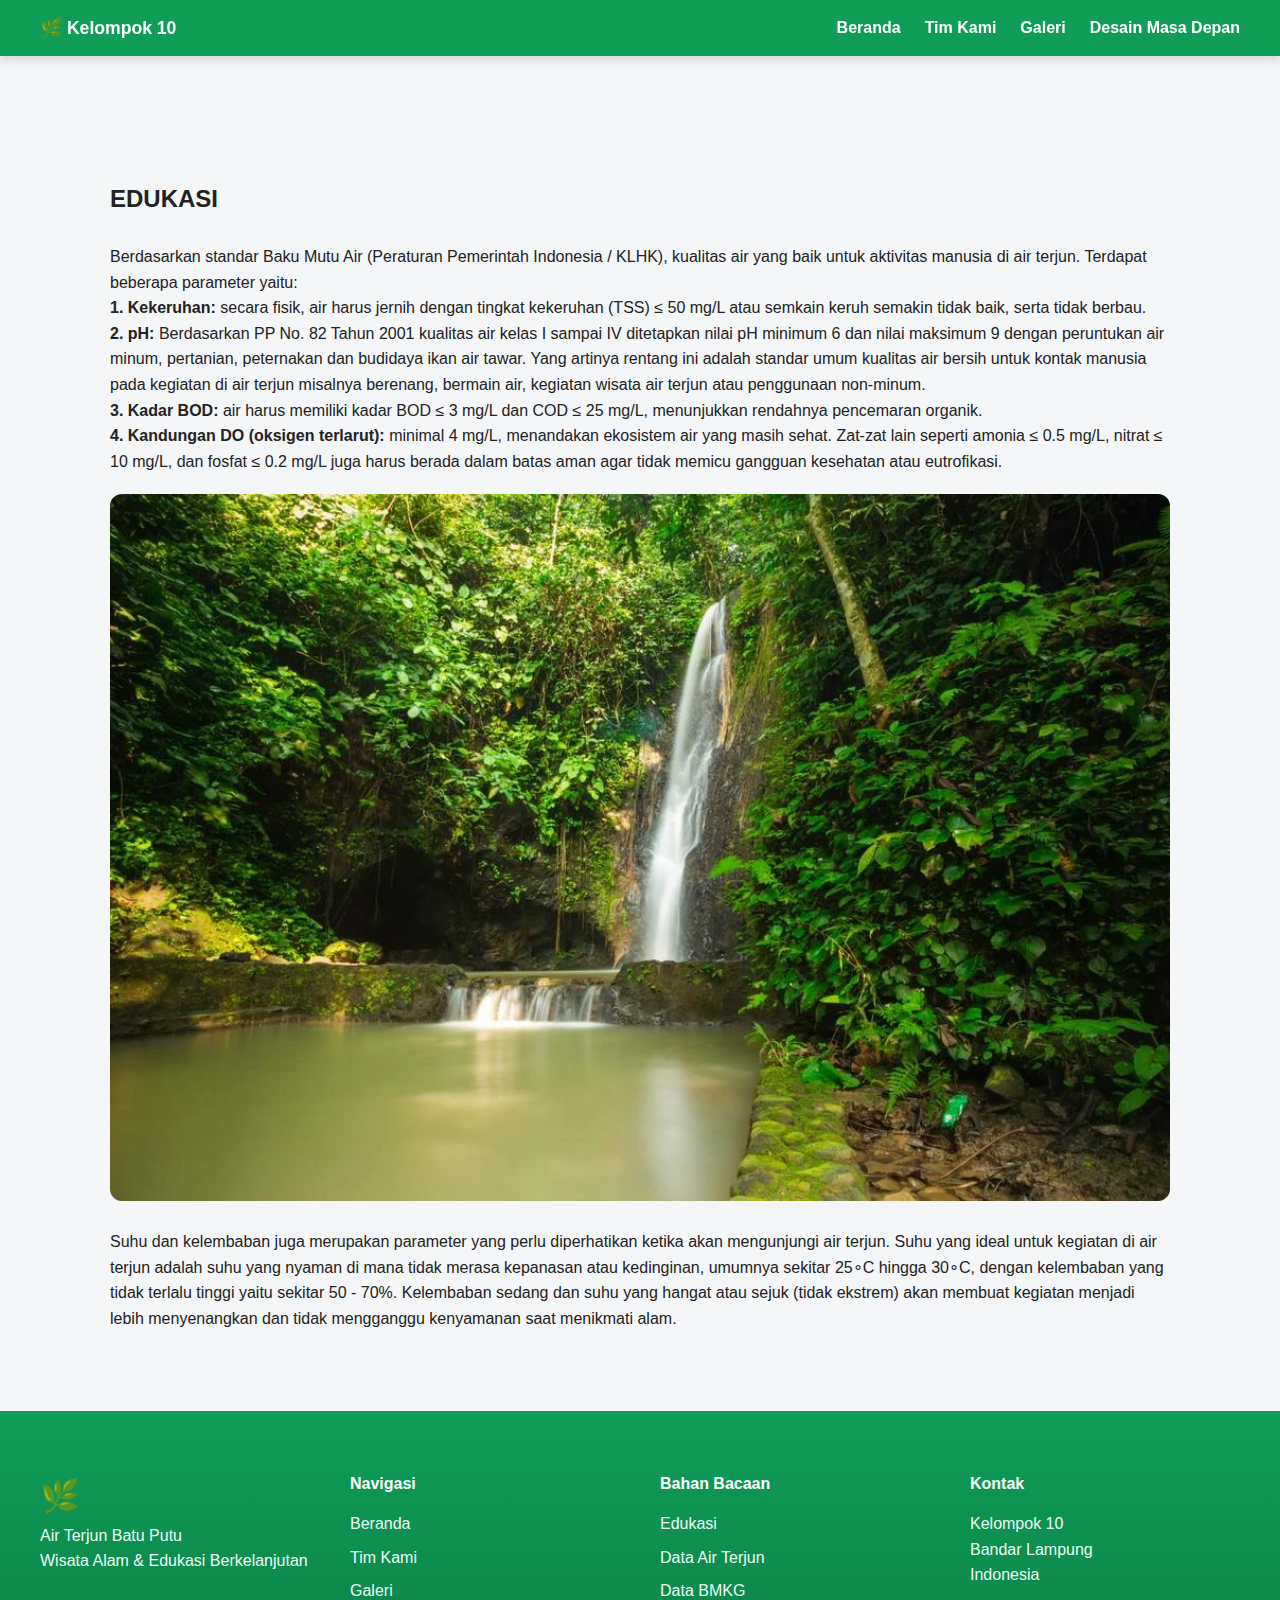
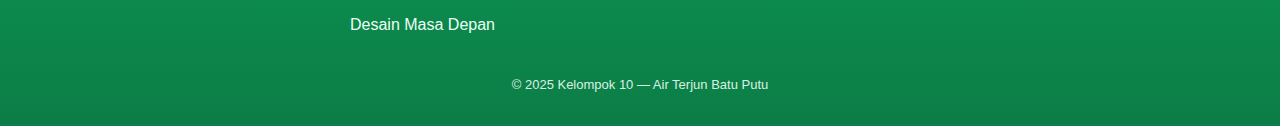
<file: edukasi.html>
<!DOCTYPE html>
<html lang="id">

<head>
  <meta charset="UTF-8" />
  <meta name="viewport" content="width=device-width, initial-scale=1.0" />
  <title>EDUKASI</title>
  <link rel="stylesheet" href="style.css" />
</head>

<body>

  <!-- ================= NAVBAR ================= -->
  <nav class="navbar">
    <div class="logo">🌿 Kelompok 10</div>

    <!-- TOGGLE BUTTON (MOBILE) -->
    <button class="toggle-btn" aria-label="Toggle menu">
      ☰
    </button>

    <!-- MENU -->
    <ul class="nav-menu">
      <li><a href="index.html" class="active">Beranda</a></li>
      <li><a href="tim.html">Tim Kami</a></li>
      <li><a href="galeri.html">Galeri</a></li>
      <li><a href="desain.html">Desain Masa Depan</a></li>
    </ul>
  </nav>

  <!-- OFFSET UNTUK NAVBAR FIXED -->
  <div class="page">


  <!-- ================= EDUKASI ================= -->
    <section class="content">
    <h2>EDUKASI</h2>
    <br>
    <p>
      Berdasarkan standar Baku Mutu Air (Peraturan Pemerintah Indonesia / KLHK), kualitas air yang baik untuk
      aktivitas manusia di air terjun. Terdapat beberapa parameter yaitu:
    </p>
    <b>1. Kekeruhan:</b> secara fisik, air harus jernih dengan tingkat kekeruhan (TSS) ≤ 50 mg/L atau semkain keruh
    semakin tidak baik, serta tidak berbau.
    <br>
    <b>2. pH:</b> Berdasarkan PP No. 82 Tahun 2001 kualitas air kelas I sampai IV ditetapkan nilai pH minimum 6 dan
    nilai maksimum 9 dengan peruntukan air minum, pertanian, peternakan dan budidaya ikan air tawar. Yang artinya
    rentang ini adalah standar umum kualitas air bersih untuk kontak manusia pada kegiatan di air terjun misalnya
    berenang, bermain air, kegiatan wisata air terjun atau penggunaan non-minum.
    <br>
    <b>3. Kadar BOD:</b> air harus memiliki kadar BOD ≤ 3 mg/L dan COD ≤ 25 mg/L, menunjukkan rendahnya pencemaran
    organik.
    <br>
    <b>4. Kandungan DO (oksigen terlarut):</b> minimal 4 mg/L, menandakan ekosistem air yang masih sehat. Zat-zat
    lain seperti amonia ≤ 0.5 mg/L, nitrat ≤ 10 mg/L, dan fosfat ≤ 0.2 mg/L juga harus berada dalam batas aman agar
    tidak memicu gangguan kesehatan atau eutrofikasi.
    </p>
    <img src="asset/airterjun2.webp" class="img-main hover">
    <p>
      Suhu dan kelembaban juga merupakan parameter yang perlu diperhatikan ketika akan mengunjungi air terjun.
      Suhu yang ideal untuk kegiatan di air terjun adalah suhu yang nyaman di mana tidak merasa kepanasan atau
      kedinginan, umumnya sekitar 25∘C hingga 30∘C, dengan kelembaban yang tidak terlalu tinggi yaitu sekitar 50 -
      70%. Kelembaban sedang dan suhu yang hangat atau sejuk (tidak ekstrem) akan membuat kegiatan menjadi lebih
      menyenangkan dan tidak mengganggu kenyamanan saat menikmati alam.
    </p>

  </section>
  
    <!-- ================= FOOTER ================= -->
      <footer class="footer">
        <div class="footer-container">

          <div class="footer-brand">
            <div class="footer-logo">🌿</div>
            <p>
              Air Terjun Batu Putu<br />
              Wisata Alam & Edukasi Berkelanjutan
            </p>
          </div>

          <div class="footer-column">
            <h4>Navigasi</h4>
            <ul>
              <li><a href="index.html">Beranda</a></li>
              <li><a href="tim.html">Tim Kami</a></li>
              <li><a href="galeri.html">Galeri</a></li>
              <li><a href="desain.html">Desain Masa Depan</a></li>
            </ul>
          </div>

          <div class="footer-column">
            <h4>Bahan Bacaan</h4>
            <ul>
              <li><a href="edukasi.html">Edukasi</a></li>
              <li><a href="data.html">Data Air Terjun</a></li>
              <li><a href="https://lampung.bmkg.go.id/info/cuaca/Sukadana+Ham+Tanjungkarang+Barat+KOTA+BANDAR+LAMPUNG/18.71.03.1006">Data BMKG</a></li>
            </ul>
          </div>

          <div class="footer-column">
            <h4>Kontak</h4>
            <p>Kelompok 10</p>
            <p>Bandar Lampung</p>
            <p>Indonesia</p>
          </div>

        </div>

        <div class="footer-bottom">
          © 2025 Kelompok 10 — Air Terjun Batu Putu
        </div>
      </footer>

    </div>

    <!-- ================= JAVASCRIPT ================= -->
    <script src="script.js"></script>

    </body>
    </html>
</file>
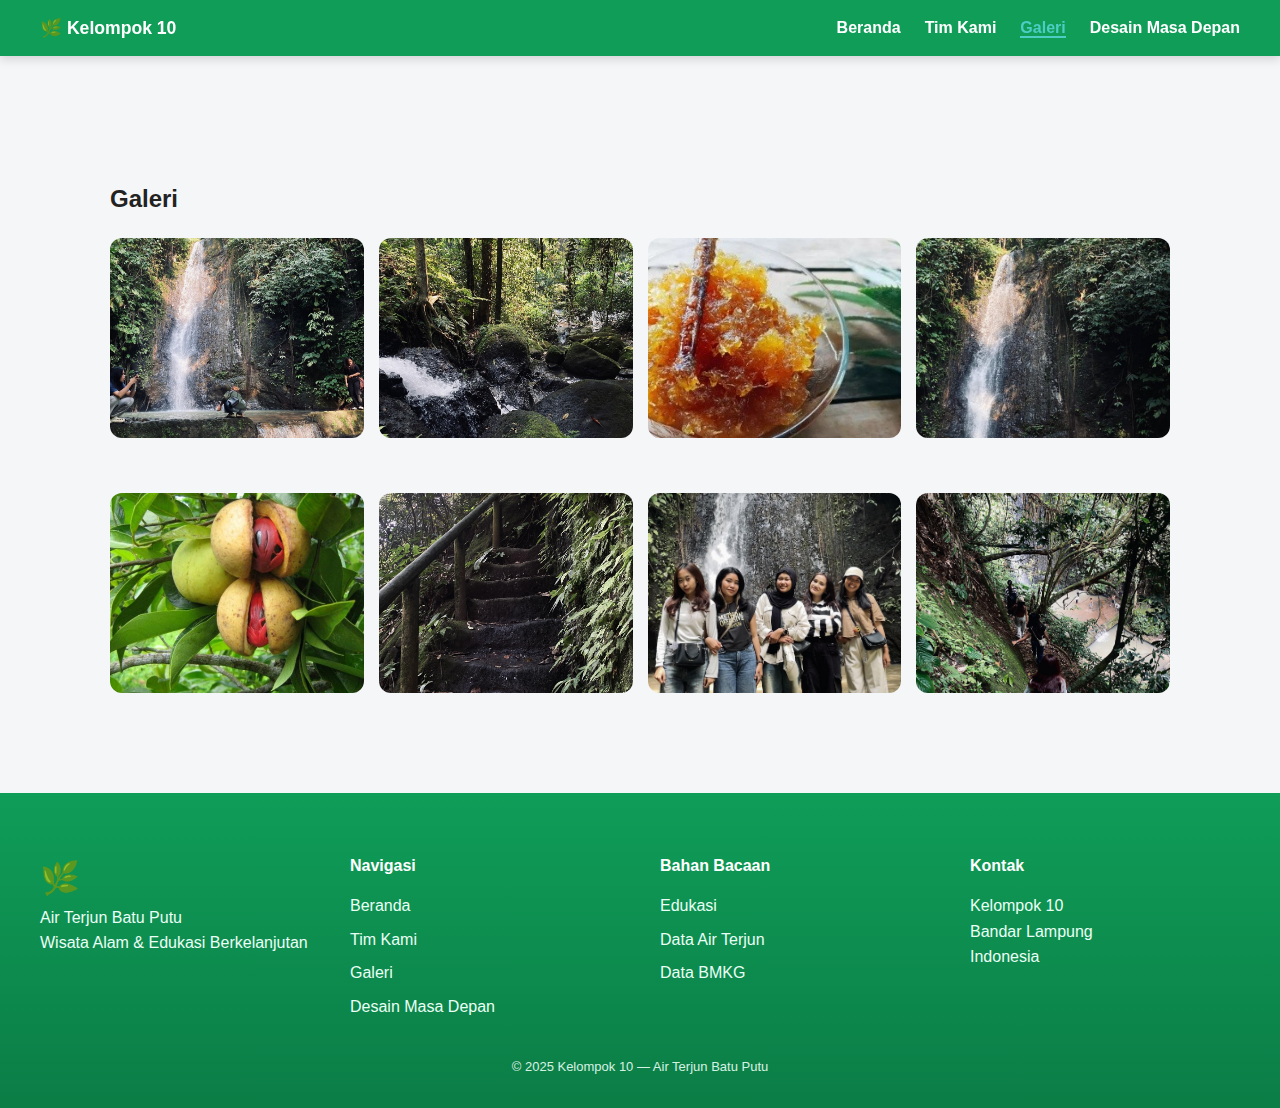
<file: galeri.html>
<!DOCTYPE html>
<html lang="id">

<head>
  <meta charset="UTF-8" />
  <meta name="viewport" content="width=device-width, initial-scale=1.0" />
  <title>GALERI</title>
  <link rel="stylesheet" href="style.css" />
</head>

<body>

  <!-- ================= NAVBAR ================= -->
  <nav class="navbar">
    <div class="logo">🌿 Kelompok 10</div>

    <!-- TOGGLE BUTTON (MOBILE) -->
    <button class="toggle-btn" aria-label="Toggle menu">
      ☰
    </button>

    <!-- MENU -->
    <ul class="nav-menu">
      <li><a href="index.html" class="active">Beranda</a></li>
      <li><a href="tim.html">Tim Kami</a></li>
      <li><a href="galeri.html">Galeri</a></li>
      <li><a href="desain.html">Desain Masa Depan</a></li>
    </ul>
  </nav>

  <!-- OFFSET UNTUK NAVBAR FIXED -->
  <div class="page">


    <!-- ================= DATA dan BMKG ================= -->
    <!-- ================= TABEL 3×7 ================= -->
    <section class="content">
      <h2>Galeri</h2>

      <!-- Grid galeri foto -->
      <div class="gallery-container">
        <img src="asset/foto1.jpg" class="galeri-img hover">
        <img src="asset/foto2.jpg" class="galeri-img hover">
        <img src="asset/palamu.jpg" class="galeri-img hover">
        <img src="asset/airterjun.jpeg" class="galeri-img hover">
        <img src="asset/pala.jpg" class="galeri-img hover">
        <img src="asset/foto5.jpg" class="galeri-img hover">
        <img src="asset/foto4.jpg" class="galeri-img hover">
        <img src="asset/foto6.jpg" class="galeri-img hover">

      </div>
    </section>


    <!-- ================= FOOTER ================= -->
    <footer class="footer">
      <div class="footer-container">

        <div class="footer-brand">
          <div class="footer-logo">🌿</div>
          <p>
            Air Terjun Batu Putu<br />
            Wisata Alam & Edukasi Berkelanjutan
          </p>
        </div>

        <div class="footer-column">
          <h4>Navigasi</h4>
          <ul>
            <li><a href="index.html">Beranda</a></li>
            <li><a href="tim.html">Tim Kami</a></li>
            <li><a href="galeri.html">Galeri</a></li>
            <li><a href="desain.html">Desain Masa Depan</a></li>
          </ul>
        </div>

        <div class="footer-column">
          <h4>Bahan Bacaan</h4>
          <ul>
            <li><a href="edukasi.html">Edukasi</a></li>
            <li><a href="data.html">Data Air Terjun</a></li>
            <li><a
href="https://lampung.bmkg.go.id/info/cuaca/Sukadana+Ham+Tanjungkarang+Barat+KOTA+BANDAR+LAMPUNG/18.71.03.1006">Data
                BMKG</a></li>
          </ul>
        </div>

        <div class="footer-column">
          <h4>Kontak</h4>
          <p>Kelompok 10</p>
          <p>Bandar Lampung</p>
          <p>Indonesia</p>
        </div>

      </div>

      <div class="footer-bottom">
        © 2025 Kelompok 10 — Air Terjun Batu Putu
      </div>
    </footer>

  </div>

  <!-- ================= JAVASCRIPT ================= -->
  <script src="script.js"></script>

</body>

</html>
</file>
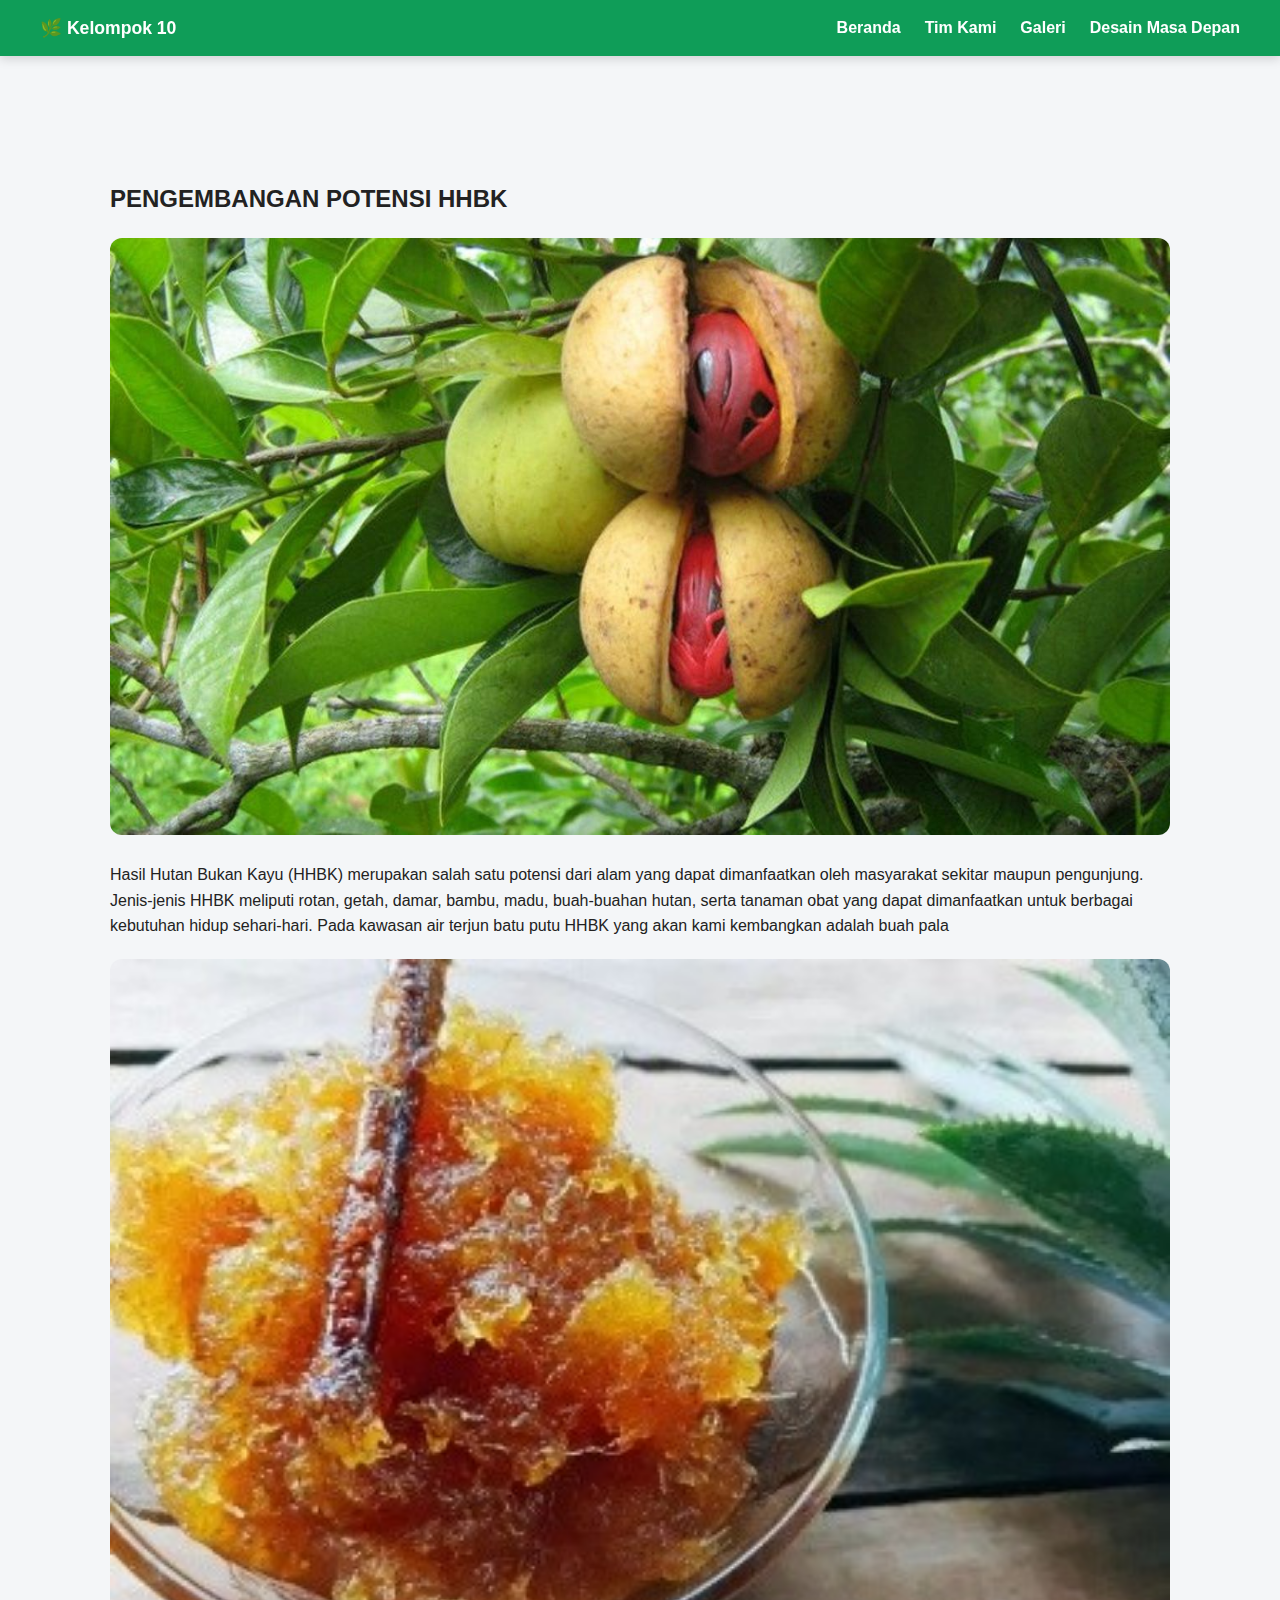
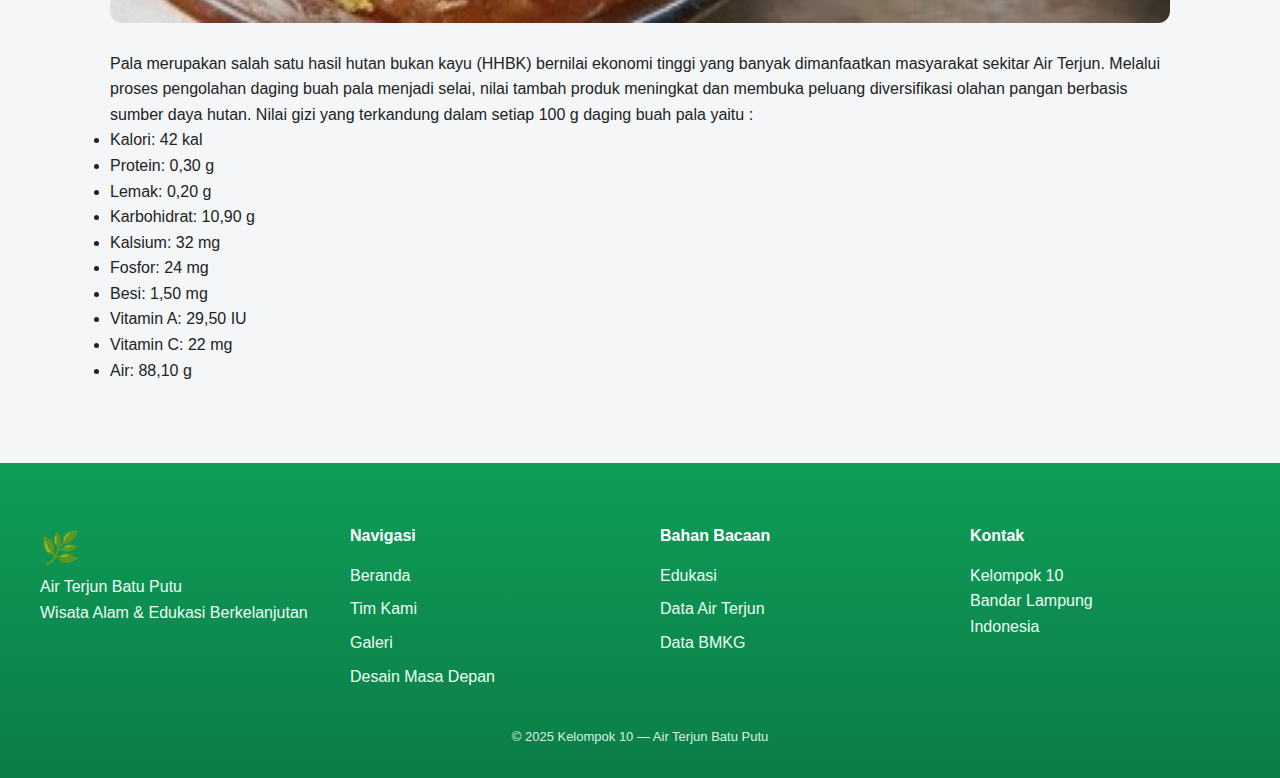
<file: hhbk.html>
<!DOCTYPE html>
<html lang="id">

<head>
  <meta charset="UTF-8" />
  <meta name="viewport" content="width=device-width, initial-scale=1.0" />
  <title>HHBK</title>
  <link rel="stylesheet" href="style.css" />
</head>

<body>

  <!-- ================= NAVBAR ================= -->
  <nav class="navbar">
    <div class="logo">🌿 Kelompok 10</div>

    <!-- TOGGLE BUTTON (MOBILE) -->
    <button class="toggle-btn" aria-label="Toggle menu">
      ☰
    </button>

    <!-- MENU -->
    <ul class="nav-menu">
      <li><a href="index.html" class="active">Beranda</a></li>
      <li><a href="tim.html">Tim Kami</a></li>
      <li><a href="galeri.html">Galeri</a></li>
      <li><a href="desain.html">Desain Masa Depan</a></li>
    </ul>
  </nav>

  <!-- OFFSET UNTUK NAVBAR FIXED -->
  <div class="page">



    <!-- ================= DATA dan BMKG ================= -->
    <!-- ================= TABEL 3×7 ================= -->
    <section class="content">
      <h2>PENGEMBANGAN POTENSI HHBK</h2>
      <img src="asset/pala.jpg" class="img-main hover">
      <p>
        Hasil Hutan Bukan Kayu (HHBK) merupakan salah satu potensi dari alam yang dapat dimanfaatkan oleh masyarakat
        sekitar maupun pengunjung. Jenis-jenis HHBK meliputi rotan, getah, damar, bambu, madu, buah-buahan hutan,
        serta tanaman obat yang dapat dimanfaatkan untuk berbagai kebutuhan hidup sehari-hari. Pada kawasan air
        terjun batu putu HHBK yang akan kami kembangkan adalah buah pala
      </p>

      <img src="asset/palamu.jpg" class="img-main hover">
      <p>
        Pala merupakan salah satu hasil hutan bukan kayu (HHBK) bernilai ekonomi tinggi yang banyak dimanfaatkan
        masyarakat sekitar Air Terjun. Melalui proses pengolahan daging buah pala menjadi selai, nilai tambah produk
        meningkat dan membuka peluang diversifikasi olahan pangan berbasis sumber daya hutan.
        Nilai gizi yang terkandung dalam setiap 100 g daging buah pala yaitu :

      </p>
      <ul>
        <li>Kalori: 42 kal</li>
        <li>Protein: 0,30 g</li>
        <li>Lemak: 0,20 g</li>
        <li>Karbohidrat: 10,90 g</li>
        <li>Kalsium: 32 mg</li>
        <li>Fosfor: 24 mg</li>
        <li>Besi: 1,50 mg</li>
        <li>Vitamin A: 29,50 IU</li>
        <li>Vitamin C: 22 mg</li>
        <li>Air: 88,10 g</li>
      </ul>

    </section>


    <!-- ================= FOOTER ================= -->
    <footer class="footer">
      <div class="footer-container">

        <div class="footer-brand">
          <div class="footer-logo">🌿</div>
          <p>
            Air Terjun Batu Putu<br />
            Wisata Alam & Edukasi Berkelanjutan
          </p>
        </div>

        <div class="footer-column">
          <h4>Navigasi</h4>
          <ul>
            <li><a href="index.html">Beranda</a></li>
            <li><a href="tim.html">Tim Kami</a></li>
            <li><a href="galeri.html">Galeri</a></li>
            <li><a href="desain.html">Desain Masa Depan</a></li>
          </ul>
        </div>

        <div class="footer-column">
          <h4>Bahan Bacaan</h4>
          <ul>
            <li><a href="edukasi.html">Edukasi</a></li>
            <li><a href="data.html">Data Air Terjun</a></li>
            <li><a
                href="https://lampung.bmkg.go.id/info/cuaca/Sukadana+Ham+Tanjungkarang+Barat+KOTA+BANDAR+LAMPUNG/18.71.03.1006">Data
                BMKG</a></li>
          </ul>
        </div>

        <div class="footer-column">
          <h4>Kontak</h4>
          <p>Kelompok 10</p>
          <p>Bandar Lampung</p>
          <p>Indonesia</p>
        </div>

      </div>

      <div class="footer-bottom">
        © 2025 Kelompok 10 — Air Terjun Batu Putu
      </div>
    </footer>

  </div>

  <!-- ================= JAVASCRIPT ================= -->
  <script src="script.js"></script>

</body>

</html>
</file>
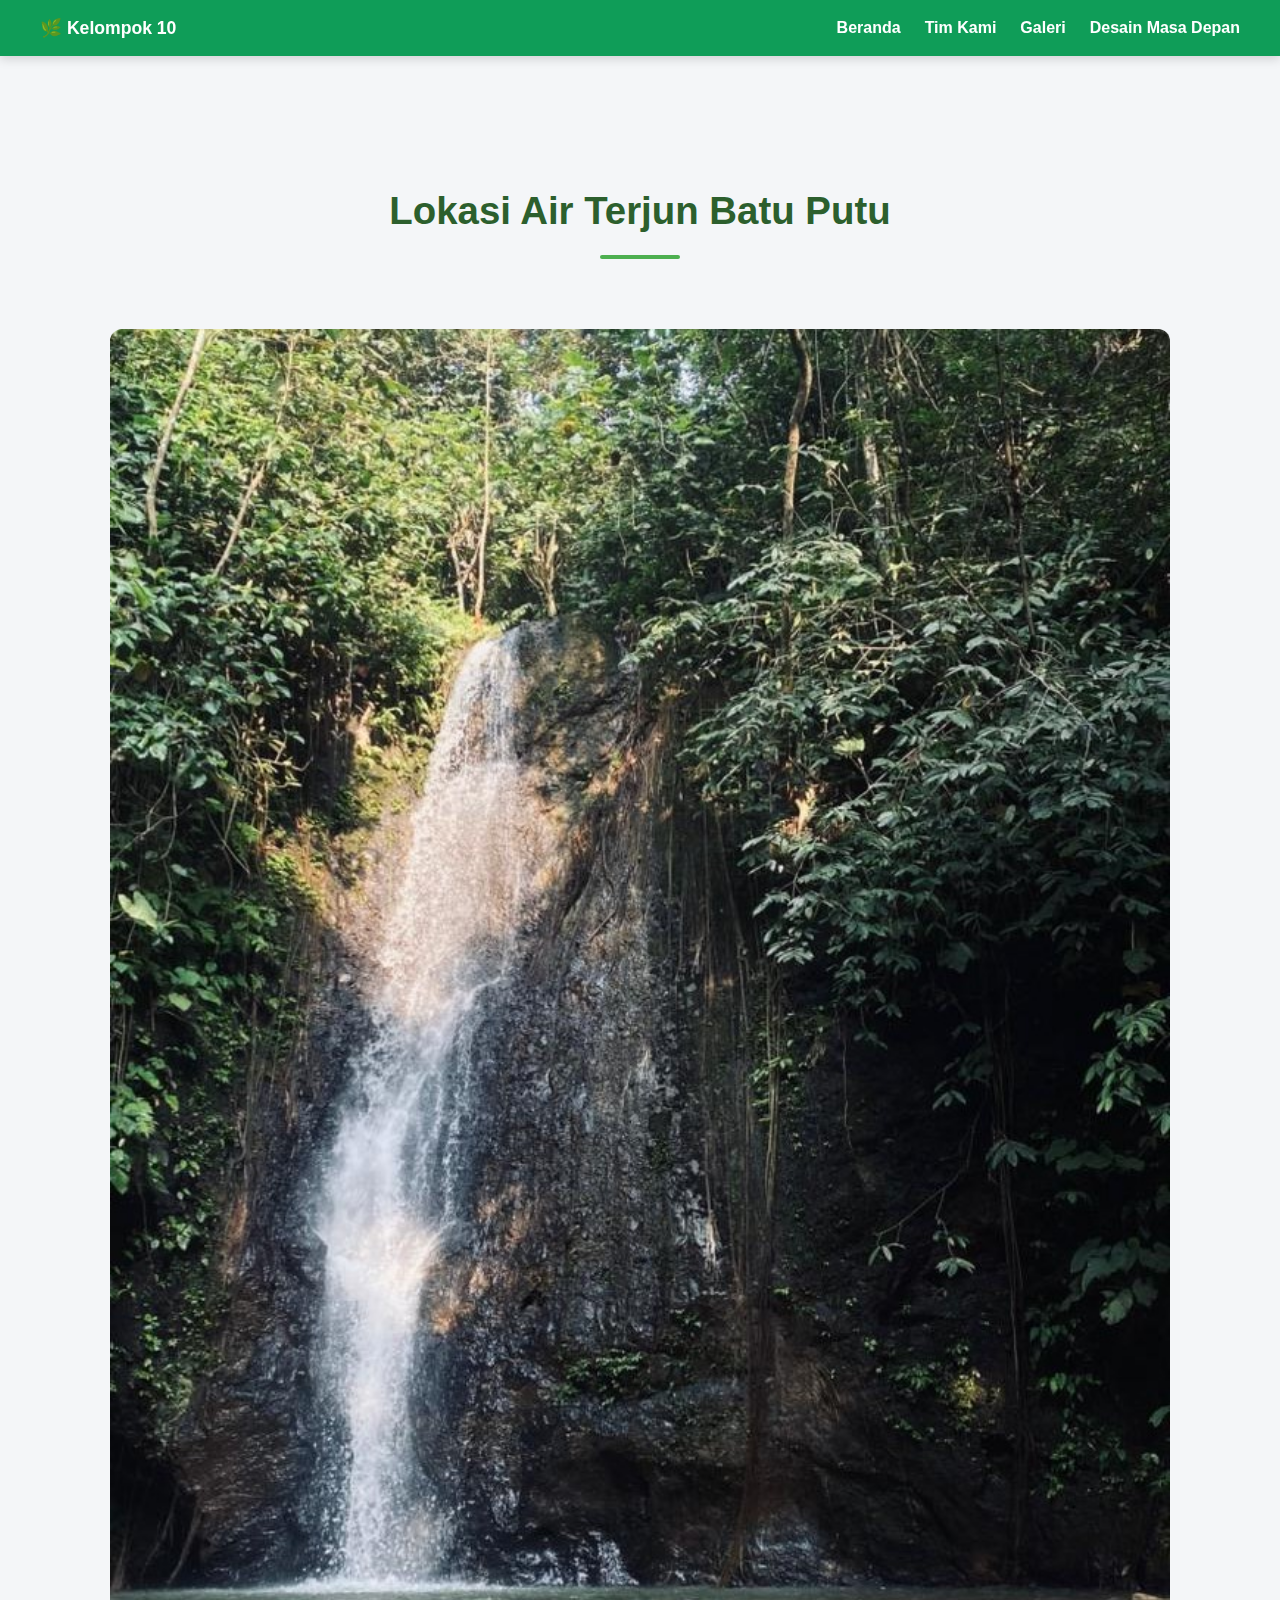
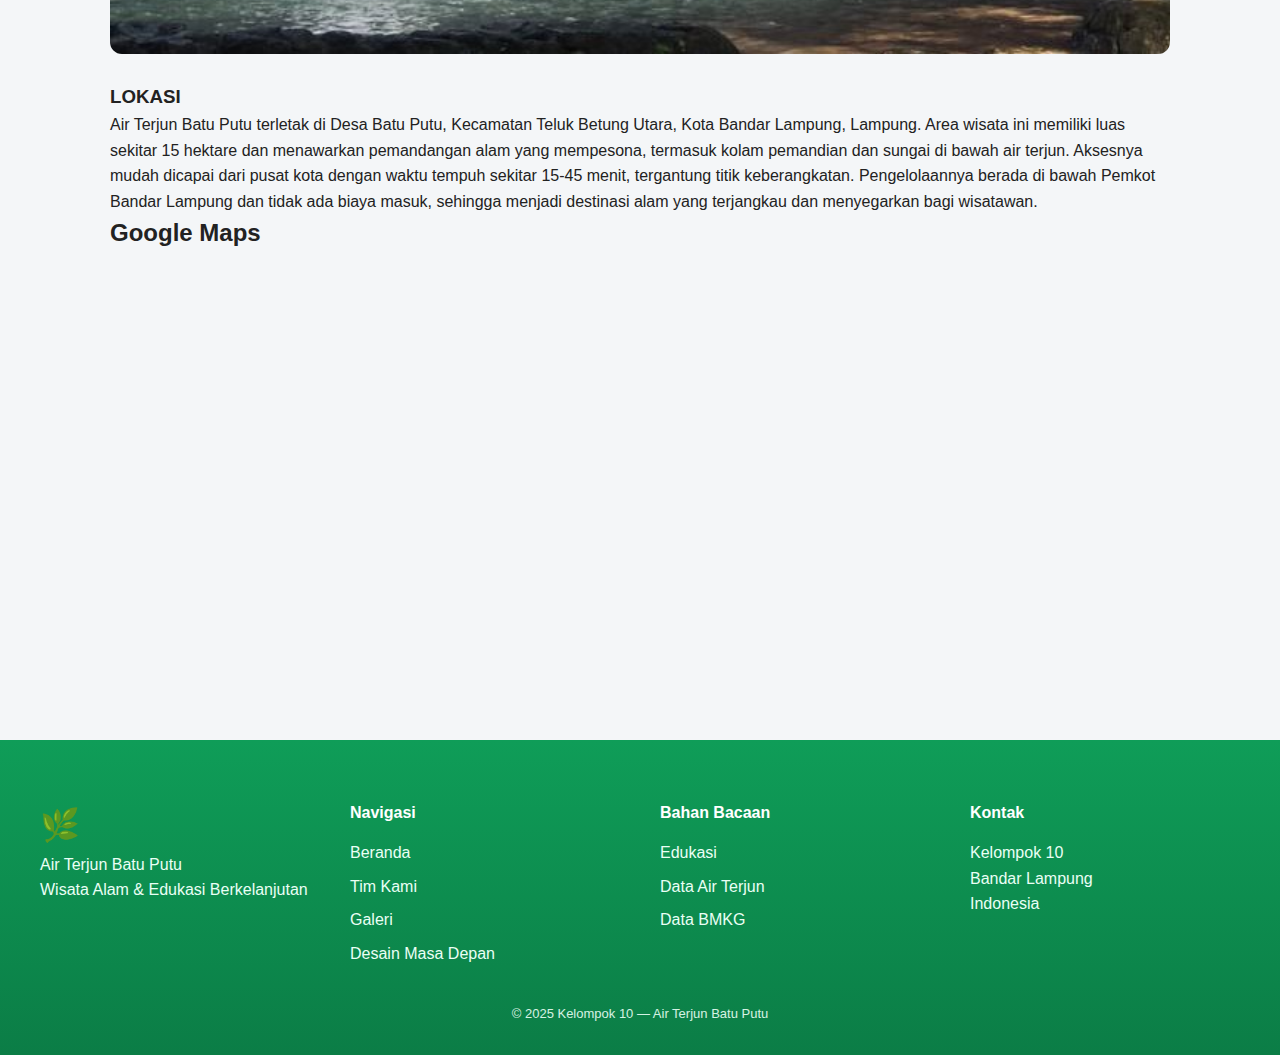
<file: lokasi.html>
<!DOCTYPE html>
<html lang="id">

<head>
  <meta charset="UTF-8" />
  <meta name="viewport" content="width=device-width, initial-scale=1.0" />
  <title>Lokasi – Batu Putu</title>
  <link rel="stylesheet" href="style.css" />
</head>

<body>

  <!-- ================= NAVBAR ================= -->
  <nav class="navbar">
    <div class="logo">🌿 Kelompok 10</div>

    <!-- TOGGLE BUTTON (MOBILE) -->
    <button class="toggle-btn" aria-label="Toggle menu">
      ☰
    </button>

    <!-- MENU -->
    <ul class="nav-menu">
      <li><a href="index.html" class="active">Beranda</a></li>
      <li><a href="tim.html">Tim Kami</a></li>
      <li><a href="galeri.html">Galeri</a></li>
      <li><a href="desain.html">Desain Masa Depan</a></li>
    </ul>
  </nav>

  <!-- OFFSET UNTUK NAVBAR FIXED -->
  <div class="page">



    <section class="content">
      <h1>Lokasi Air Terjun Batu Putu</h1>
      <!-- Gambar utama bagian lokasi -->
      <img src="asset/airterjun.jpeg" class="img-main hover">

      <!-- Teks deskripsi -->
      <p>
      <h3>LOKASI</h3>
      Air Terjun Batu Putu terletak di Desa Batu Putu, Kecamatan Teluk Betung Utara, Kota Bandar Lampung, Lampung.
      Area wisata ini memiliki luas sekitar 15 hektare dan menawarkan pemandangan alam yang mempesona, termasuk
      kolam pemandian dan sungai di bawah air terjun. Aksesnya mudah dicapai dari pusat kota dengan waktu tempuh
      sekitar 15-45 menit, tergantung titik keberangkatan. Pengelolaannya berada di bawah Pemkot Bandar Lampung
      dan tidak ada biaya masuk, sehingga menjadi destinasi alam yang terjangkau dan menyegarkan bagi wisatawan.
      </p>
      <h2>Google Maps</h2>

      <!-- Peta lokasi -->
      <iframe width="100%" height="400" style="border-radius:12px;border:none"
        src="https://www.google.com/maps?q=Air+Terjun+Batu+Putu&output=embed"></iframe>
    </section>

    <!-- ================= FOOTER ================= -->
    <footer class="footer">
      <div class="footer-container">

        <div class="footer-brand">
          <div class="footer-logo">🌿</div>
          <p>
            Air Terjun Batu Putu<br />
            Wisata Alam & Edukasi Berkelanjutan
          </p>
        </div>

        <div class="footer-column">
          <h4>Navigasi</h4>
          <ul>
            <li><a href="index.html">Beranda</a></li>
            <li><a href="tim.html">Tim Kami</a></li>
            <li><a href="galeri.html">Galeri</a></li>
            <li><a href="desain.html">Desain Masa Depan</a></li>
          </ul>
        </div>

        <div class="footer-column">
          <h4>Bahan Bacaan</h4>
          <ul>
            <li><a href="edukasi.html">Edukasi</a></li>
            <li><a href="data.html">Data Air Terjun</a></li>
            <li><a
                href="https://lampung.bmkg.go.id/info/cuaca/Sukadana+Ham+Tanjungkarang+Barat+KOTA+BANDAR+LAMPUNG/18.71.03.1006">Data
                BMKG</a></li>
          </ul>
        </div>

        <div class="footer-column">
          <h4>Kontak</h4>
          <p>Kelompok 10</p>
          <p>Bandar Lampung</p>
          <p>Indonesia</p>
        </div>

      </div>

      <div class="footer-bottom">
        © 2025 Kelompok 10 — Air Terjun Batu Putu
      </div>
    </footer>

  </div>

  <!-- ================= JAVASCRIPT ================= -->
  <script src="script.js"></script>

</body>

</html>
</file>
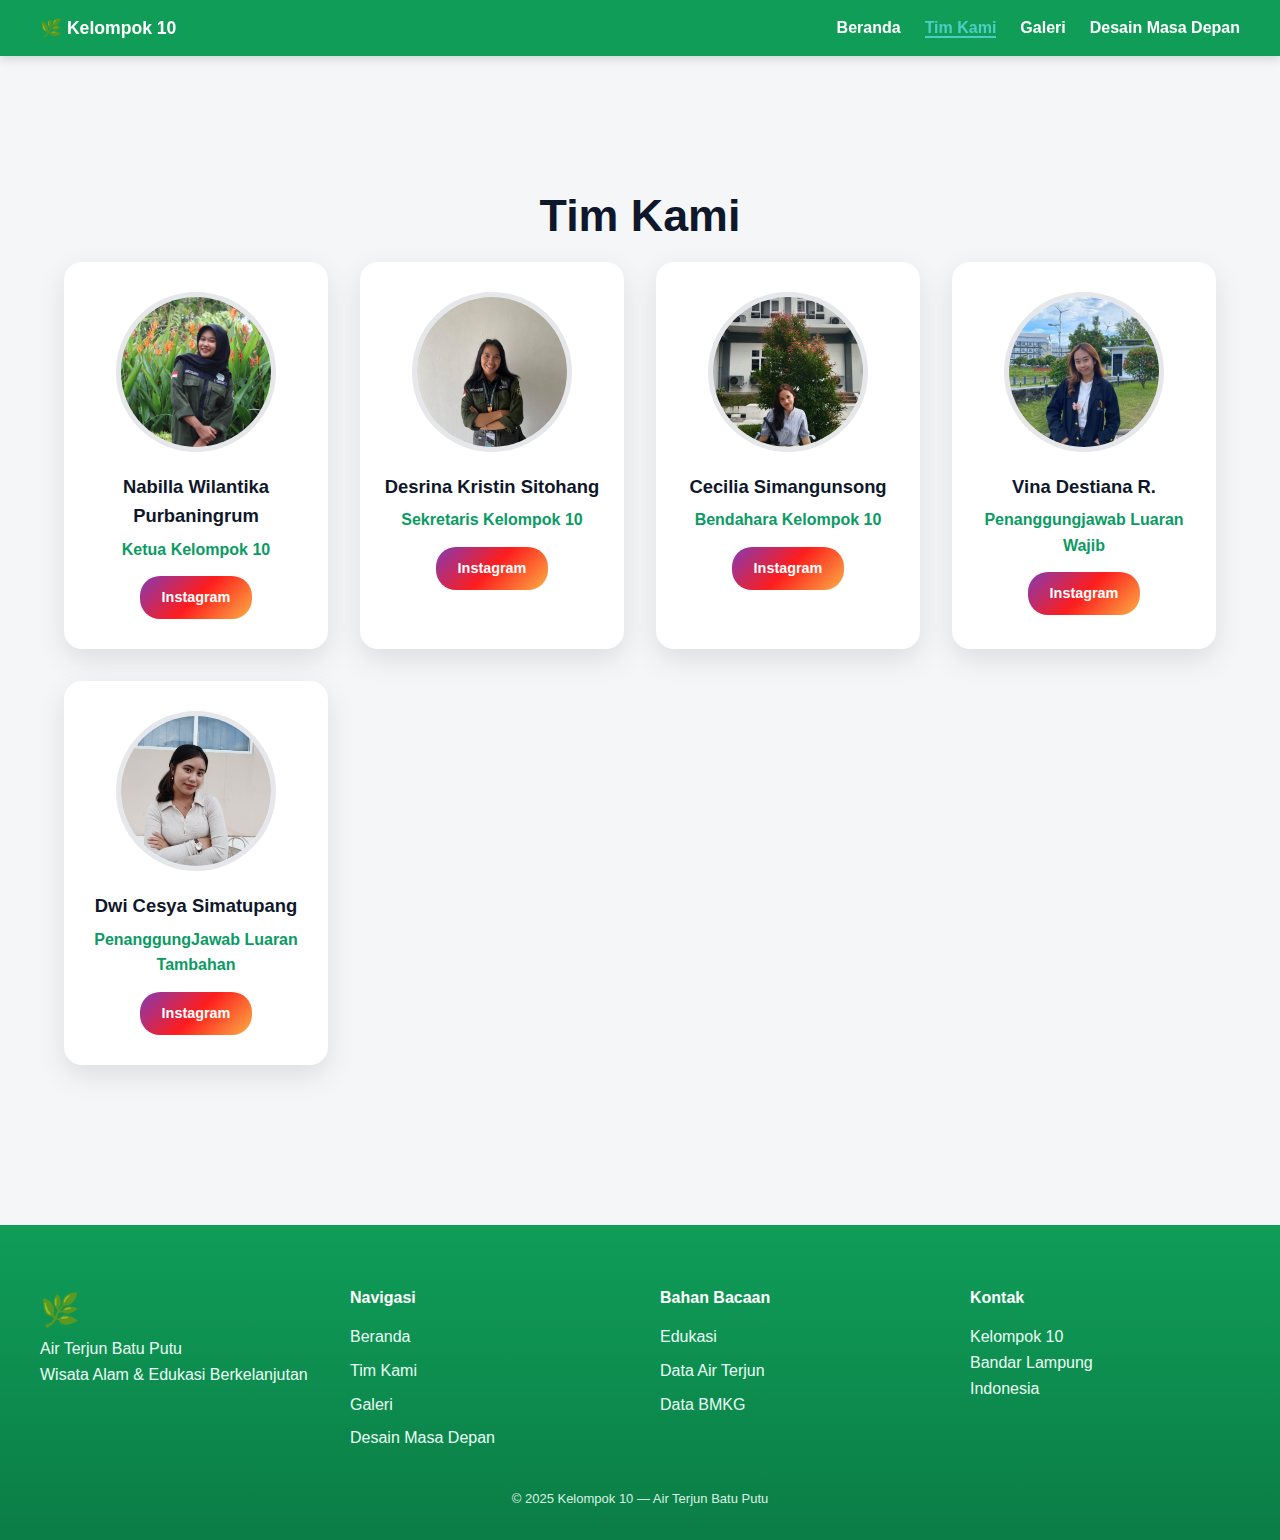
<file: tim.html>
<!DOCTYPE html>
<html lang="id">

<head>
  <meta charset="UTF-8" />
  <meta name="viewport" content="width=device-width, initial-scale=1.0" />
  <title>TIM KAMI</title>
  <link rel="stylesheet" href="style.css" />
  <link rel="stylesheet" href="tim.css" />
</head>

<body>

  <!-- ================= NAVBAR ================= -->
  <nav class="navbar">
    <div class="logo">🌿 Kelompok 10</div>

    <!-- TOGGLE BUTTON (MOBILE) -->
    <button class="toggle-btn" aria-label="Toggle menu">
      ☰
    </button>

    <!-- MENU -->
    <ul class="nav-menu">
      <li><a href="index.html" class="active">Beranda</a></li>
      <li><a href="tim.html">Tim Kami</a></li>
      <li><a href="galeri.html">Galeri</a></li>
      <li><a href="desain.html">Desain Masa Depan</a></li>
    </ul>
  </nav>

  <!-- OFFSET UNTUK NAVBAR FIXED -->
  <div class="page">




    <!-- TEAM SECTION -->
    <section class="team-section">
      <h1>Tim Kami</h1>
      <div class="team-grid">

        <!-- CARD 1 -->
        <div class="team-card">
          <div class="avatar">
            <img src="asset/nabila.jpg" alt="Nabilla Wilantika Purbaningrum">
          </div>
          <h3>Nabilla Wilantika Purbaningrum</h3>
          <span class="role">Ketua Kelompok 10</span>
          <a href="#" class="btn-instagram">Instagram</a>
        </div>

        <!-- CARD 2 -->
        <div class="team-card">
          <div class="avatar">
            <img src="asset/kades.jpg" alt="Desrina Kristin Sitohang">
          </div>
          <h3>Desrina Kristin Sitohang</h3>
          <span class="role">Sekretaris Kelompok 10</span>
          <a href="#" class="btn-instagram">Instagram</a>
        </div>

        <!-- CARD 3 -->
        <div class="team-card">
          <div class="avatar">
            <img src="asset/cecilia.jpg" alt="Cecilia Simangunsong">
          </div>
          <h3>Cecilia Simangunsong</h3>
          <span class="role">Bendahara Kelompok 10</span>
          <a href="#" class="btn-instagram">Instagram</a>
        </div>

        <!-- CARD 4 -->
        <div class="team-card">
          <div class="avatar">
            <img src="asset/vina.jpg" alt="Vina Destiana R.">
          </div>
          <h3>Vina Destiana R.</h3>
          <span class="role">Penanggungjawab Luaran Wajib</span>

          <a href="#" class="btn-instagram">Instagram</a>
        </div>

        <!-- CARD 5 -->
        <div class="team-card">
          <div class="avatar">
            <img src="asset/dwi.jpeg" alt="Dwi Cesya Simatupang">
          </div>
          <h3>Dwi Cesya Simatupang</h3>
          <span class="role">PenanggungJawab Luaran Tambahan</span>
          <a href="#" class="btn-instagram">Instagram</a>
        </div>

      </div>
    </section>

    <!-- ================= FOOTER ================= -->
      <footer class="footer">
        <div class="footer-container">

          <div class="footer-brand">
            <div class="footer-logo">🌿</div>
            <p>
              Air Terjun Batu Putu<br />
              Wisata Alam & Edukasi Berkelanjutan
            </p>
          </div>

          <div class="footer-column">
            <h4>Navigasi</h4>
            <ul>
              <li><a href="index.html">Beranda</a></li>
              <li><a href="tim.html">Tim Kami</a></li>
              <li><a href="galeri.html">Galeri</a></li>
              <li><a href="desain.html">Desain Masa Depan</a></li>
            </ul>
          </div>

          <div class="footer-column">
            <h4>Bahan Bacaan</h4>
            <ul>
              <li><a href="edukasi.html">Edukasi</a></li>
              <li><a href="data.html">Data Air Terjun</a></li>
              <li><a href="https://lampung.bmkg.go.id/info/cuaca/Sukadana+Ham+Tanjungkarang+Barat+KOTA+BANDAR+LAMPUNG/18.71.03.1006">Data BMKG</a></li>
            </ul>
          </div>

          <div class="footer-column">
            <h4>Kontak</h4>
            <p>Kelompok 10</p>
            <p>Bandar Lampung</p>
            <p>Indonesia</p>
          </div>

        </div>

        <div class="footer-bottom">
          © 2025 Kelompok 10 — Air Terjun Batu Putu
        </div>
      </footer>

    </div>

    <!-- ================= JAVASCRIPT ================= -->
    <script src="script.js"></script>

    </body>
    </html>
</file>
<file: tim.css>
/* TEAM SECTION */
.team-section {
    padding: 80px 5%;
    text-align: center;
}

.team-section h1 {
    font-size: 2.8rem;
    color: #0f172a;
    margin-bottom: 10px;
}

.subtitle {
    font-size: 1.1rem;
    color: #475569;
    margin-bottom: 60px;
}

/* GRID */
.team-grid {
    display: grid;
    grid-template-columns: repeat(auto-fit, minmax(260px, 1fr));
    gap: 32px;
    max-width: 1200px;
    margin: auto;
}

/* CARD */
.team-card {
    background: #fff;
    border-radius: 18px;
    padding: 30px 24px;
    box-shadow: 0 10px 28px rgba(0, 0, 0, 0.1);
    transition: transform 0.3s ease, box-shadow 0.3s ease;
}

.team-card:hover {
    transform: translateY(-6px);
    box-shadow: 0 18px 40px rgba(0, 0, 0, 0.15);
}

/* AVATAR */
.avatar {
    width: 160px;
    height: 160px;
    margin: 0 auto 20px;
    border-radius: 50%;
    border: 5px solid #e5e7eb;
    overflow: hidden;
}

.avatar img {
    width: 100%;
    height: 100%;
    object-fit: cover;
}

/* TEXT */
.team-card h3 {
    font-size: 1.15rem;
    color: #0f172a;
    margin-bottom: 6px;
}

.role {
    display: block;
    font-weight: 600;
    color: #0a9b63;
    margin-bottom: 14px;
}

.team-card p {
    font-size: 0.95rem;
    color: #475569;
    line-height: 1.6;
    margin-bottom: 22px;
}

/* BUTTON */
.btn-instagram {
    display: inline-block;
    padding: 10px 22px;
    border-radius: 20px;
    background: linear-gradient(135deg, #833ab4, #fd1d1d, #fcb045);
    color: #fff;
    text-decoration: none;
    font-weight: 600;
    font-size: 0.9rem;
}
</file>
<file: style.css>
/* ================= RESET ================= */
* {
    margin: 0;
    padding: 0;
    box-sizing: border-box;
    font-family: Arial, sans-serif;
}

body {
    background: #f4f6f8;
    color: #222;
    line-height: 1.6;
    transition: background .3s, color .3s;
}

/* ================= NAVBAR ================= */
.navbar {
    position: fixed;
    top: 0;
    width: 100%;
    background: #0f9d58;
    padding: 14px 40px;
    z-index: 1000;
    box-shadow: 0 3px 10px rgba(0, 0, 0, .15);
    display: flex;
    justify-content: space-between;
    align-items: center;
}

.logo {
    font-weight: bold;
    color: #fff;
    font-size: 1.1rem;
}

.nav-menu {
    display: flex;
    gap: 24px;
    list-style: none;
}

.nav-menu a {
    color: white;
    text-decoration: none;
    font-weight: bold;
    transition: .3s;
}

.nav-menu a:hover,
.nav-menu a.active {
    color: #4ecdc4;
    border-bottom: 2px solid #4ecdc4;
}

/* Toggle Button */
.toggle-btn {
    display: none;
    background: none;
    border: none;
    font-size: 26px;
    cursor: pointer;
    color: white;
}

/* ================= PAGE OFFSET ================= */
.page {
    padding-top: 100px;
}

/* ================= HERO ================= */
.hero {
    height: 100vh;
    background-size: cover;
    background-position: center;
    display: flex;
    flex-direction: column;
    justify-content: center;
    align-items: center;
    text-align: center;
    color: white;
    position: relative;
    padding: 40px;
}

.hero::before {
    content: "";
    position: absolute;
    inset: 0;
    background: rgba(0, 0, 0, .45);
}

.hero * {
    position: relative;
    z-index: 2;
}

.hero h1 {
    font-size: clamp(2rem, 4vw, 3rem);
    max-width: 900px;
}

.hero p {
    margin-top: 14px;
}

/* ================= BUTTON ================= */
.btn-jelajah {
    margin-top: 30px;
    padding: 12px 32px;
    border-radius: 25px;
    background: #4ecdc4;
    color: #002020;
    font-weight: bold;
    text-decoration: none;
    transition: .3s;
}

.btn-jelajah:hover {
    transform: translateY(-3px);
}

/* ================= GRID MENU ================= */
.grid {
    margin: 120px auto;
    max-width: 1100px;
    display: grid;
    grid-template-columns: repeat(auto-fit, minmax(250px, 1fr));
    gap: 24px;
    padding: 40px;
}

.card {
    background: white;
    border-radius: 16px;
    overflow: hidden;
    box-shadow: 0 10px 30px rgba(0, 0, 0, .15);
    transition: .4s;
    text-decoration: none;
    color: black;
}

.card img {
    width: 100%;
    height: 200px;
    object-fit: cover;
}

.card h3 {
    text-align: center;
    padding: 16px;
}

.card:hover {
    transform: translateY(-10px);
}

/* ================= CONTENT ================= */
.content {
    max-width: 1100px;
    margin: 80px auto;
    padding: 0 20px;
}

.content img,
.img-main {
    width: 100%;
    border-radius: 12px;
    margin: 20px 0;
}

.content h1 {
    text-align: center;
    font-size: 2.4rem;
    margin-bottom: 50px;
    color: #2c5f2d;
}

.content h1::after {
    content: "";
    width: 80px;
    height: 4px;
    background: #4caf50;
    display: block;
    margin: 14px auto 0;
    border-radius: 4px;
}

.content-item {
    background: #fff;
    padding: 30px;
    margin-bottom: 28px;
    border-radius: 16px;
    box-shadow: 0 10px 30px rgba(0,0,0,.08);
    transition: .3s;
}

.content-item:hover {
    transform: translateY(-4px);
}

.content-item h3 {
    font-size: 1.3rem;
    color: #2e7d32;
    margin-bottom: 12px;
}

.content-item p {
    font-size: 1rem;
    line-height: 1.7;
    color: #444;
    text-align: justify;
}

/* ================= GALERI ================= */
.gallery-container {
    display: grid;
    grid-template-columns: repeat(auto-fit, minmax(240px, 1fr));
    gap: 15px;
}

.galeri-img {
    height: 200px;
    width: 100%;
    object-fit: cover;
    border-radius: 10px;
    transition: .3s;
}

.galeri-img:hover {
    transform: scale(1.05);
}

/* ================= FOOTER ================= */
.footer {
    background: linear-gradient(180deg, #0f9d58, #0b7d46);
    color: #eafff5;
    padding: 60px 40px 30px;
    margin-top: 80px;
}

.footer-container {
    max-width: 1200px;
    margin: auto;
    display: grid;
    grid-template-columns: repeat(4, 1fr);
    gap: 40px;
}

.footer-logo {
    font-size: 32px;
}

.footer-column h4 {
    margin-bottom: 14px;
    color: #fff;
}

.footer-column ul {
    list-style: none;
}

.footer-column ul li {
    margin-bottom: 8px;
}

.footer-column a {
    color: #eafff5;
    text-decoration: none;
}

.footer-bottom {
    margin-top: 30px;
    text-align: center;
    font-size: 13px;
    opacity: .9;
}

/* ================= ANIMASI ================= */
.fade {
    opacity: 0;
    transform: translateY(40px);
    transition: .8s ease;
}

.show {
    opacity: 1;
    transform: translateY(0);
}

/* ================= DARK MODE ================= */
body.dark {
    background: #000;
    color: #eee;
}

body.dark .navbar,
body.dark .footer {
    background: #000;
}

body.dark .content,
body.dark .card {
    background: #111;
    color: #eee;
    box-shadow: none;
}

/* ================= BMKG CARD ================= */
.bmkg-card {
  width: 100%;
  max-width: 520px;
  margin: 40px auto 80px;
  padding: 34px 28px;
  background: #ffffff;
  border-radius: 28px;
  box-shadow: 0 18px 40px rgba(0,0,0,.18);
  text-align: center;
}

/* ================= BMKG HEADER ================= */
.bmkg-header {
  display: flex;
  flex-direction: column;
  align-items: center;
  margin-bottom: 18px;
}

.bmkg-logo {
  width: 140px;
  max-width: 70%;
  margin-bottom: 12px;
}

.bmkg-header h3 {
  font-size: 20px;
  color: #222;
}

/* ================= ICON CUACA ================= */
.weather-icon {
  margin: 20px 0 24px;
  display: flex;
  justify-content: center;
}

.weather-icon svg {
  width: 90px;
  height: 90px;
}

/* ANIMASI HALUS */
.sun {
  animation: rotateSun 12s linear infinite;
  transform-origin: center;
}

@keyframes rotateSun {
  from { transform: rotate(0deg); }
  to   { transform: rotate(360deg); }
}

.cloud {
  animation: moveCloud 4s ease-in-out infinite alternate;
}

@keyframes moveCloud {
  from { transform: translateX(-4px); }
  to   { transform: translateX(4px); }
}

/* ================= DESKRIPSI ================= */
.bmkg-desc {
  font-size: 15px;
  line-height: 1.7;
  color: #444;
  margin-bottom: 22px;
  text-align: justify;
}

/* ================= BUTTON ================= */
.bmkg-btn {
  display: inline-block;
  padding: 12px 26px;
  border-radius: 25px;
  background: #2f6bff;
  color: #fff;
  font-weight: bold;
  text-decoration: none;
  transition: .3s;
}

.bmkg-btn:hover {
  background: #1f4fd8;
  transform: translateY(-2px);
}

/* ================= FOOTER TEXT ================= */
.bmkg-footer {
  margin-top: 18px;
  font-size: 13px;
  color: #666;
}

/* ================= DARK MODE SUPPORT ================= */
body.dark .bmkg-card {
  background: #111;
  color: #eee;
}

body.dark .bmkg-desc,
body.dark .bmkg-footer {
  color: #ccc;
}


/* ================= TABLE ================= */
table {
    width: 100%;
    border-collapse: collapse;
    background: #fff;
    border-radius: 14px;
    overflow: hidden;
}

thead {
    background: linear-gradient(135deg, #4c89ff, #2f6bff);
    color: #fff;
}

thead th,
tbody td {
    padding: 15px;
    text-align: center;
}

/* ================= RESPONSIVE ================= */
@media (max-width: 900px) {
    .footer-container {
        grid-template-columns: repeat(2,1fr);
    }
}

@media (max-width: 768px) {

    .navbar {
        padding: 12px 18px;
        flex-wrap: wrap;
    }

    .nav-menu {
        width: 100%;
        display: none;
        flex-direction: column;
        margin-top: 14px;
        background: #0f9d58;
        border-radius: 14px;
        padding: 14px 16px;
        gap: 12px;
    }

    .nav-menu.show {
        display: flex;
    }

    .toggle-btn {
        display: block;
    }

    .hero {
        padding: 20px;
    }

    .hero h1 {
        font-size: 1.6rem;
        line-height: 1.4;
    }
}

@media (max-width: 600px) {
    .footer-container {
        grid-template-columns: 1fr;
        text-align: center;
    }
}
/* =========================
   CTA - AJAKAN LESTARI
========================= */
.cta {
  margin-top: 80px;
  padding: 90px 20px;
  background: linear-gradient(
      rgba(15, 157, 88, 0.9),
      rgba(11, 125, 70, 0.95)
    ),
    url("asset/airterjun.webp") center/cover no-repeat;
  text-align: center;
  color: #eafff5;
}

.cta-content {
  max-width: 900px;
  margin: auto;
}

.cta h2 {
  font-size: clamp(2rem, 4vw, 3rem);
  font-weight: 800;
  letter-spacing: 1px;
  margin-bottom: 20px;
}

.cta p {
  font-size: 1.05rem;
  line-height: 1.8;
  max-width: 720px;
  margin: 0 auto 30px;
  opacity: 0.95;
}

.cta-tag {
  display: inline-block;
  padding: 12px 32px;
  border-radius: 30px;
  background: rgba(255, 255, 255, 0.15);
  backdrop-filter: blur(6px);
  font-weight: 600;
  letter-spacing: 0.8px;
}

/* MOBILE */
@media (max-width: 600px) {
  .cta {
    padding: 70px 16px;
  }

  .cta h2 {
    font-size: 1.8rem;
  }

  .cta p {
    font-size: 0.95rem;
  }
}
</file>
<file: REKHUT/style.css>
/* RESET DASAR & FONT
   - Menghapus margin & padding bawaan browser
   - Membuat penghitungan ukuran lebih konsisten 
   - Mengatur font default */
* {
    margin: 0;
    padding: 0;
    box-sizing: border-box;
    font-family: Arial, sans-serif;
}

/* Warna background umum & warna teks */
body {
    background: #f2f2f2;
    color: #222;
    line-height: 1.6;
}

/* ======================= NAVBAR ======================= */
/* Navbar berada di atas dan selalu ikut saat scroll */
.navbar {
    position: fixed;
    top: 0; 
    left: 0;
    width: 100%;
    background: white;
    padding: 12px 0;
    box-shadow: 0 3px 10px rgba(0,0,0,.1);
    z-index: 999;   /* supaya selalu berada di paling depan */
}

/* Menu navbar dalam bentuk baris */
.navbar ul {
    display: flex;
    justify-content: center;
    gap: 30px;
    list-style: none;
}

/* Tampilan teks menu */
.navbar a {
    color: #00703C;
    text-decoration: none;
    font-weight: bold;
    transition: .3s;
}

/* Efek hover pada menu navbar */
.navbar a:hover {
    color: #00A86B;
    border-bottom: 2px solid #00A86B;
}

/* ======================= HERO SECTION ======================= */
html, body {
    height: 100%;
}

/* Bagian hero (gambar besar paling atas) */
.hero {
    height: 100vh;  /* memenuhi seluruh layar */
    background: url("asset/airterjun.webp") center/cover no-repeat;
    position: relative;
    display: flex;
    flex-direction: column;
    justify-content: center; /* teks berada di tengah */
    align-items: center;
    text-align: center;
    color: white;
    overflow: hidden;
}

/* Supaya teks berada di atas layer gelap/overlay */
.hero h1,
.hero h2,
.btn-jelajah {
    position: relative;
    z-index: 2;
}

/* Judul utama */
.hero h1 {
    font-size: 2.5rem;
    font-weight: 700;
    letter-spacing: 1.5px;
}

/* Sub-judul */
.hero h2 {
    margin-top: 10px;
    font-size: 1.7rem;
    font-weight: 300;
}

/* Tombol "Jelajahi" */
.btn-jelajah {
    margin-top: 25px;
    padding: 12px 32px;
    border-radius: 25px;
    background: #4ecdc4;
    color: #000;
    font-weight: 700;
    text-decoration: none;
    transition: 0.3s ease;
}

/* Efek tombol saat di-hover */
.btn-jelajah:hover {
    background: #3bb5ae;
    transform: translateY(-3px);
}

/* Semua paragraf diratakan kiri dan kanan */
p {
    text-align: justify;
}

/* Ukuran teks hero lebih kecil saat di HP */
@media (max-width: 768px) {
    .hero h1 {
        font-size: 2.2rem;
    }

    .hero h2 {
        font-size: 1.2rem;
    }
}

/* ======================= KONTEN UTAMA ======================= */
/* Boks putih untuk isi konten */
.content {
    width: 90%;
    max-width: 900px;
    margin: 40px auto;
    background: white;
    padding: 30px;
    border-radius: 12px;
    box-shadow: 0 5px 20px rgba(0,0,0,.15);
}

/* Gambar besar di dalam konten */
.img-main {
    width: 100%;
    max-width: 600px;
    margin: 20px auto;
    display: block;          /* agar bisa center */
    border-radius: 10px;
    transition: .4s;
    box-shadow: 0 5px 15px rgba(0,0,0,.1);
    object-fit: cover;       /* menjaga gambar tetap proporsional */
}

/* Gambar kecil di konten */
.img-small {
    width: 100%;           /* otomatis mengikuti lebar card */
    max-width: 280px;      /* batas maksimal */
    height: auto;          /* menjaga proporsi */
    display: block;
    margin: 15px auto;
    border-radius: 10px;
    object-fit: cover;     /* mencegah gambar melar */
    transition: .4s;
}


/* ======================= GALERI FOTO ======================= */
/* Galeri tersusun grid otomatis (rapi di HP juga) */
.gallery-container {
    display: grid;
    grid-template-columns: repeat(auto-fit, minmax(250px, 1fr));
    gap: 15px;
    margin-top: 20px;
}

/* Gambar galeri */
.galeri-img {
    width: 100%;
    height: 200px;
    object-fit: cover;   /* mencegah gambar melebar */
    border-radius: 10px;
    box-shadow: 0 4px 10px rgba(0,0,0,0.15);
    transition: transform .3s, box-shadow .3s;
}

/* Efek zoom di galeri */
.galeri-img:hover {
    transform: scale(1.05);
    box-shadow: 0 6px 18px rgba(0,0,0,0.25);
}

/* Efek hover umum */
.hover:hover {
    transform: scale(1.05);
    box-shadow: 0px 0px 20px rgba(0,0,0,.3);
}

/* Nama kelompok ditengah */
.nama-kelompok {
    text-align: center;
}

/* Copyright ditengah */
.copyright {
    margin-top: 20px;
    text-align: center;
}

/* ======================= FOOTER ======================= */
.footer {
    text-align: center;
    padding: 40px;
    background: #00703C;
    color: white;
}

/* ======================= ANIMASI SCROLL ======================= */
.fade {
    opacity: 0;
    transform: translateY(40px);
    transition: .8s ease-out;
}

.show {
    opacity: 1;
    transform: translateY(0);
}

/* Scroll halaman lebih halus */
html {
    scroll-behavior: smooth;
}

/* =================== PERBAIKAN MENU DI HP =================== */
@media (max-width: 600px) {

    /* Menu dibuat bisa turun ke baris berikut */
    .navbar ul {
        flex-wrap: wrap;
        gap: 12px;
        padding: 5px 10px;
    }

    /* Ukuran tulisan menu diperkecil */
    .navbar a {
        font-size: 0.85rem;
    }
}
@media (max-width: 600px) {
    .img-small {
        max-width: 100%;   /* pastikan selalu muat di card */
        height: auto;
    }
}
</file>
<file: desain.css>
/* ================= RESET ================= */
* {
  margin: 0;
  padding: 0;
  box-sizing: border-box;
  font-family: Arial, sans-serif;
}

body {
  background: #f4f6f8;
  color: #222;
  line-height: 1.6;
  transition: .3s;
}

/* ================= NAVBAR ================= */
.navbar {
  position: fixed;
  top: 0;
  width: 100%;
  background: #0f9d58;
  padding: 14px 40px;
  z-index: 1000;
  box-shadow: 0 3px 10px rgba(0,0,0,.15);
  display: flex;
  justify-content: space-between;
  align-items: center;
}

/* ⛔ JANGAN navbar ul */
.nav-menu {
  display: flex;
  gap: 24px;
  list-style: none;
}

.nav-menu a {
  color: white;
  text-decoration: none;
  font-weight: bold;
  transition: .3s;
}

.nav-menu a:hover,
.nav-menu a.active {
  color: #4ecdc4;
  border-bottom: 2px solid #4ecdc4;
}

/* ================= HAMBURGER ================= */
.toggle-btn {
  display: none;
  background: none;
  border: none;
  font-size: 26px;
  cursor: pointer;
  color: white;
}

/* ================= CONTENT ================= */
.content {
  max-width: 1200px;
  margin: 100px auto;
  padding: 0 6%;
}

.content h1 {
  text-align: center;
  font-size: 32px;
  color: #1b4332;
  margin-bottom: 50px;
}

/* ================= CONTENT ITEM ================= */
.content-item {
  display: flex;
  gap: 30px;
  margin-bottom: 45px;
  background: #fff;
  border-radius: 14px;
  overflow: hidden;
  box-shadow: 0 10px 25px rgba(0, 0, 0, 0.08);
  transition: transform 0.3s ease;
}

.content-item:hover {
  transform: translateY(-6px);
}

/* ================= IMAGE ================= */
.content-image {
  flex: 1;
  min-width: 320px;
}

.content-image img {
  width: 100%;
  height: 100%;
  object-fit: cover;
  display: block;
}

/* ================= TEXT ================= */
.content-text {
  flex: 2;
  padding: 30px;
}

.content-text h3 {
  color: #2d6a4f;
  margin-bottom: 15px;
  font-size: 22px;
}

.content-text p {
  text-align: justify;
  font-size: 16px;
  color: #444;
}

/* ================= FOOTER ================= */
.footer {
  background: linear-gradient(180deg, #0f9d58, #0b7d46);
  color: #eafff5;
  padding: 60px 40px 30px;
  margin-top: 80px;
}

.footer-container {
  max-width: 1200px;
  margin: auto;
  display: grid;
  grid-template-columns: repeat(4,1fr);
  gap: 40px;
}

.footer-logo {
  font-size: 32px;
}

.footer-column h4 {
  margin-bottom: 14px;
  font-size: 16px;
  color: white;
}

.footer-column ul {
  list-style: none;
}

.footer-column ul li {
  margin-bottom: 8px;
}

.footer-column a {
  color: #eafff5;
  text-decoration: none;
}

.footer-column a:hover {
  text-decoration: underline;
}

.footer-bottom {
  margin-top: 30px;
  text-align: center;
  font-size: 13px;
  opacity: .9;
}

/* ================= RESPONSIVE NAVBAR ================= */
@media (max-width: 768px) {

  /* MUNCULKAN HAMBURGER */
  .toggle-btn {
    display: block;
  }

  /* SEMBUNYIKAN MENU */
  .navbar ul {
    width: 100%;
    display: none;
    flex-direction: column;
    background: #0f9d58;
    margin-top: 15px;
    padding: 16px;
    border-radius: 14px;
    gap: 14px;
  }

  /* TAMPIL SAAT DI KLIK */
  .navbar ul.show {
    display: flex;
  }

  .content-item {
    flex-direction: column;
  }

  .content-image {
    min-width: 100%;
    height: 220px;
  }
}

/* ================= FOOTER RESPONSIVE ================= */
@media (max-width: 600px) {
  .footer-container {
    grid-template-columns: 1fr;
    text-align: center;
  }
}
.img-centera {
  display: block;
  margin: 40px auto;
  max-width: 100%;
  height: auto;
}
</file>
